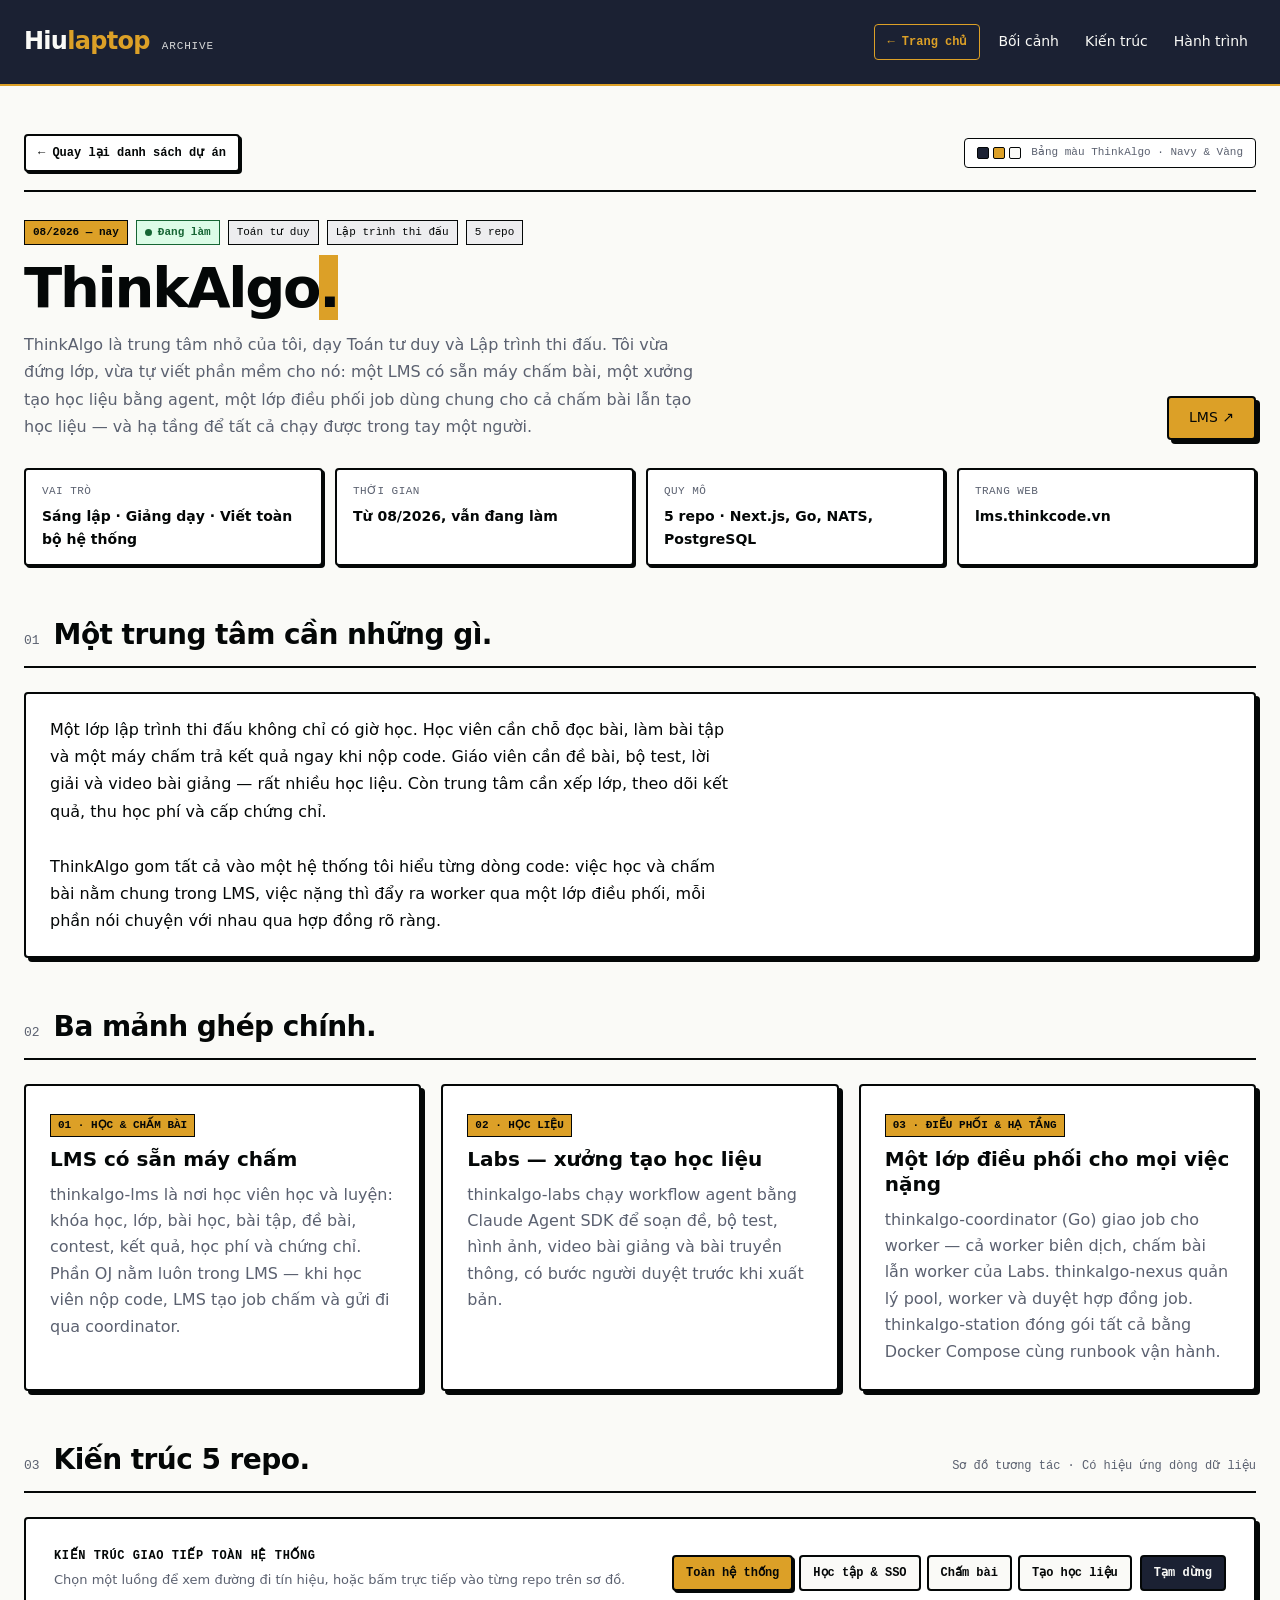
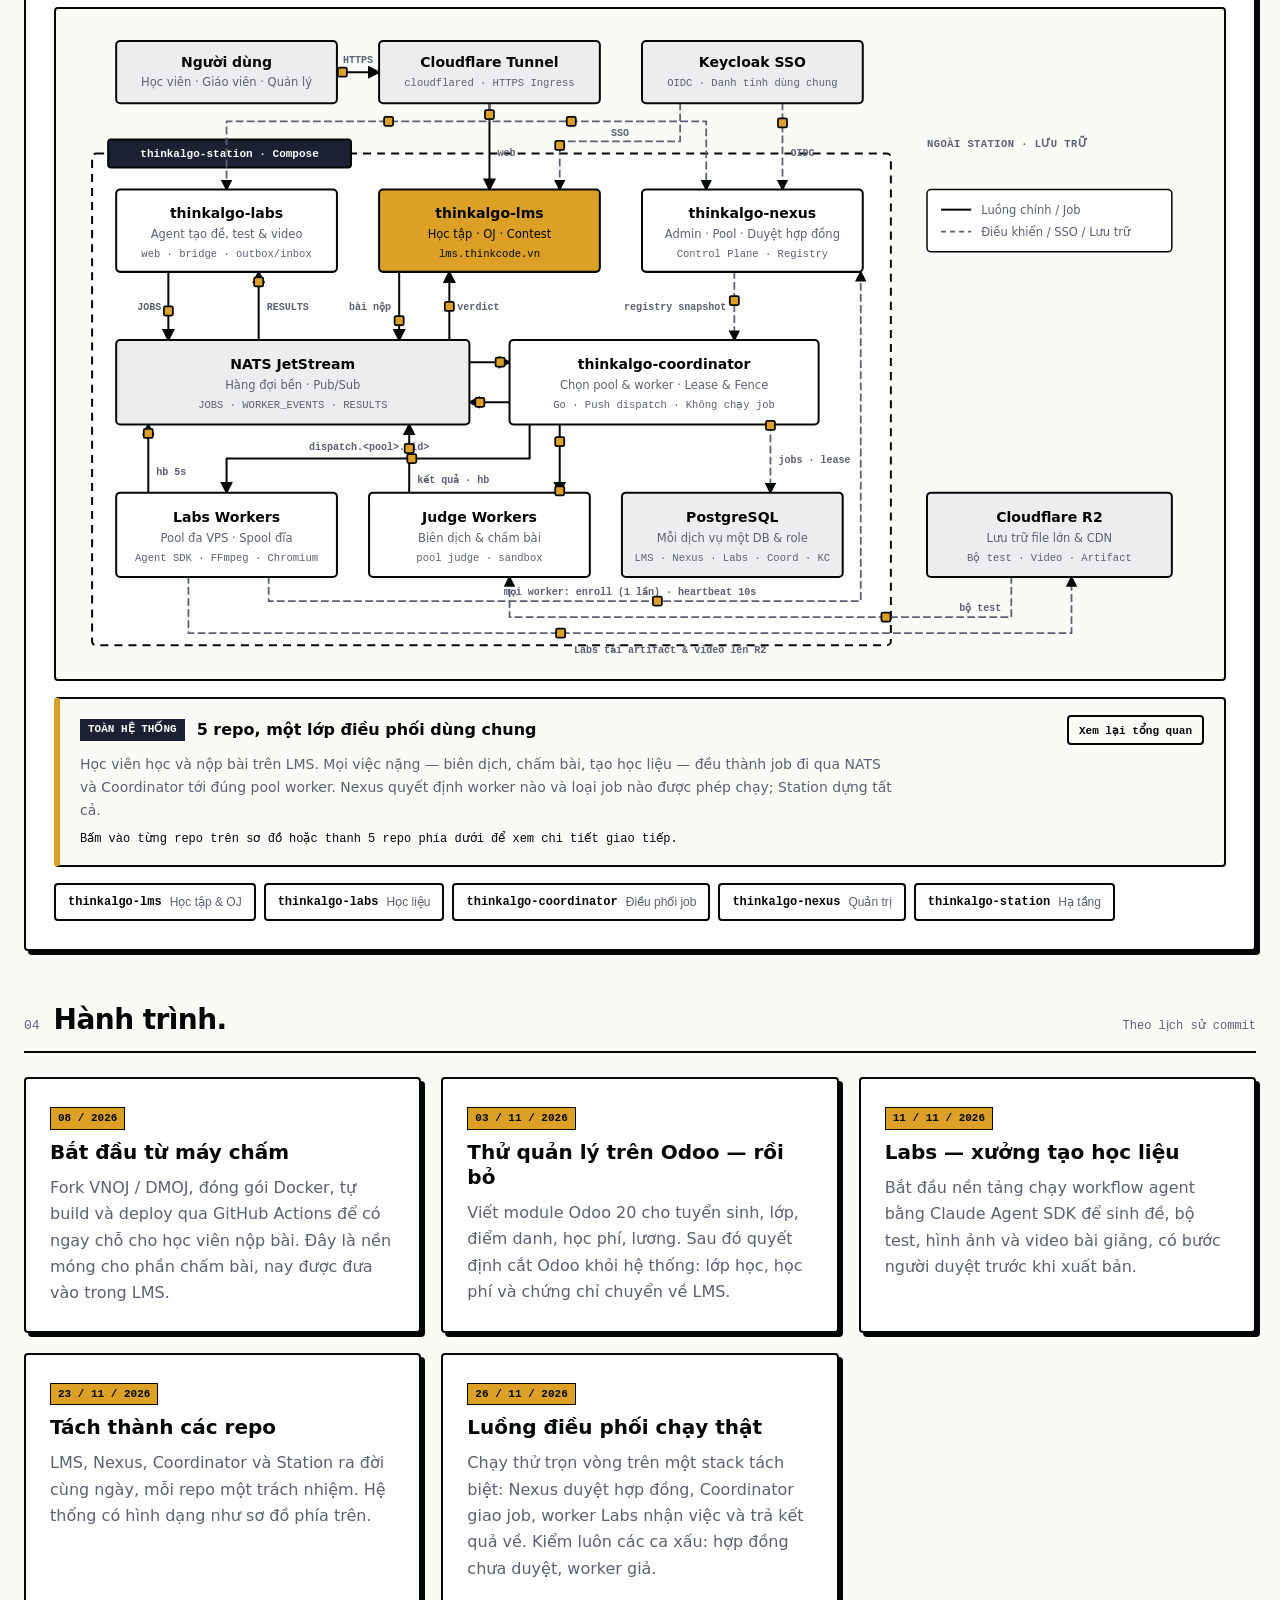
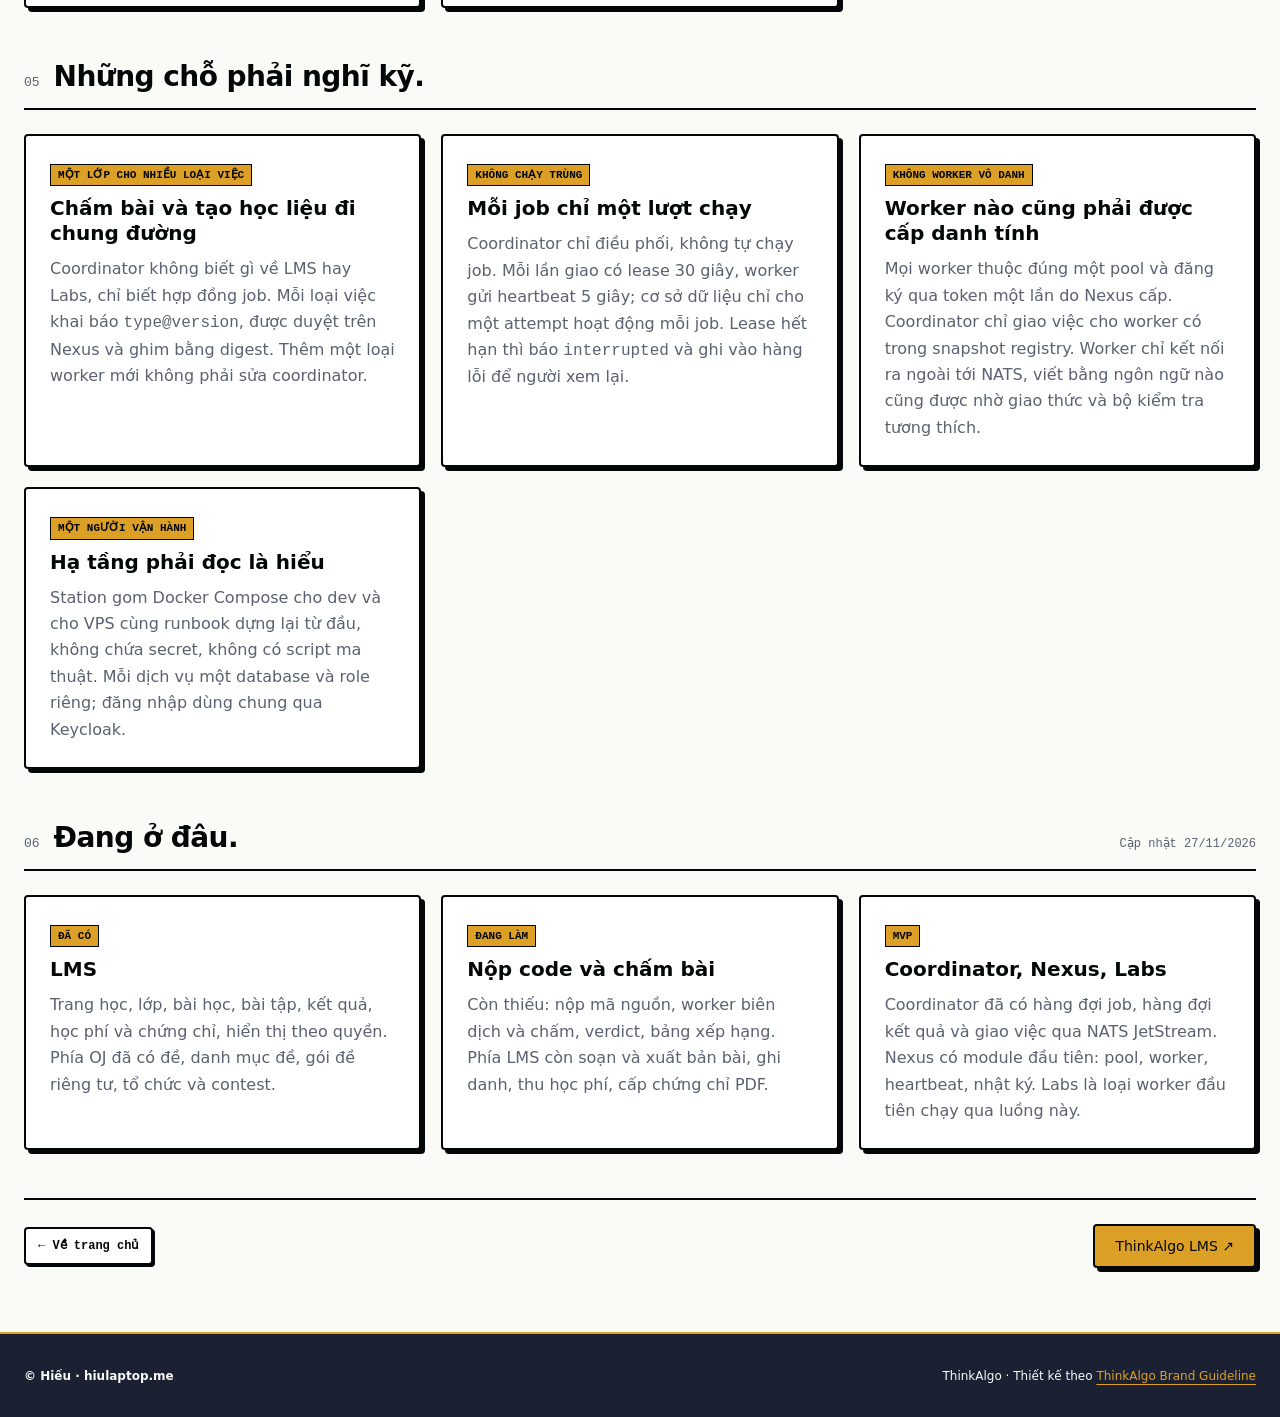
<file: projects/thinkalgo/index.html>
<!doctype html>
<html lang="vi">
<head>
  <meta charset="utf-8">
  <meta name="viewport" content="width=device-width, initial-scale=1">
  <title>ThinkAlgo · Hiếu Archive</title>
  <meta name="description" content="ThinkAlgo — trung tâm dạy Toán tư duy và Lập trình thi đấu, cùng hệ thống 5 repo tôi tự viết để vận hành nó.">
  <meta property="og:title" content="ThinkAlgo · Hiếu Archive">
  <meta property="og:description" content="Trung tâm dạy Toán tư duy và Lập trình thi đấu, cùng LMS có máy chấm bài, xưởng tạo học liệu và lớp điều phối job tự viết.">
  <meta property="og:type" content="article">
  <meta property="og:locale" content="vi_VN">
  <meta name="color-scheme" content="light dark">
  <meta name="theme-color" media="(prefers-color-scheme: light)" content="#FAFAF7">
  <meta name="theme-color" media="(prefers-color-scheme: dark)" content="#1B2133">
  <link rel="icon" href="../../favicon.svg" type="image/svg+xml">
  <link rel="stylesheet" href="../../neo-tokens.css">
  <link rel="stylesheet" href="../../styles.css">
  <link rel="stylesheet" href="../../themes/thinkalgo.css">
  <script src="../../arch.js" defer></script>
</head>
<body>
<div class="root">
  <a class="skip-link" href="#noi-dung">Bỏ qua tới nội dung</a>

  <header class="header">
    <nav class="nav" aria-label="Điều hướng dự án">
      <a class="brand" href="../../"><span>Hiu<span class="brand-accent">laptop</span></span><span class="brand-label">Archive</span></a>
      <div class="links">
        <a class="nav-link nav-link-back" href="../../">← Trang chủ</a>
        <a class="nav-link" href="#boi-canh">Bối cảnh</a>
        <a class="nav-link" href="#kien-truc">Kiến trúc</a>
        <a class="nav-link" href="#hanh-trinh">Hành trình</a>
      </div>
    </nav>
  </header>

  <main id="noi-dung" class="main" tabindex="-1">
    <div class="project-topbar">
      <a class="back-link" href="../../#da-lam">← Quay lại danh sách dự án</a>
      <div class="palette-chip" title="Trang này dùng bảng màu riêng của ThinkAlgo theo Brand Guideline">
        <span class="palette-dots" aria-hidden="true">
          <i style="background: #1b2133;"></i>
          <i style="background: #dca027;"></i>
          <i style="background: #fafaf7;"></i>
        </span>
        <span>Bảng màu ThinkAlgo · Navy &amp; Vàng</span>
      </div>
    </div>

    <!-- ===== Đầu trang: tóm tắt, vai trò, thời gian ===== -->
    <section class="project-hero" aria-labelledby="thinkalgo-title">
      <div class="project-hero-top">
        <div class="project-hero-copy">
          <div class="badge-row">
            <span class="badge-year">08/2026 — nay</span>
            <span class="badge-status"><span class="status-dot" aria-hidden="true"></span>Đang làm</span>
            <span class="badge-tag">Toán tư duy</span>
            <span class="badge-tag">Lập trình thi đấu</span>
            <span class="badge-tag">5 repo</span>
          </div>
          <h1 id="thinkalgo-title" class="title">ThinkAlgo<span class="dot">.</span></h1>
          <p class="intro">ThinkAlgo là trung tâm nhỏ của tôi, dạy Toán tư duy và Lập trình thi đấu. Tôi vừa đứng lớp, vừa tự viết phần mềm cho nó: một LMS có sẵn máy chấm bài, một xưởng tạo học liệu bằng agent, một lớp điều phối job dùng chung cho cả chấm bài lẫn tạo học liệu — và hạ tầng để tất cả chạy được trong tay một người.</p>
        </div>
        <div class="row">
          <a class="button" href="https://lms.thinkcode.vn" rel="noopener" target="_blank">LMS ↗</a>
        </div>
      </div>

      <dl class="facts-strip">
        <div class="fact-cell">
          <dt>Vai trò</dt>
          <dd>Sáng lập · Giảng dạy · Viết toàn bộ hệ thống</dd>
        </div>
        <div class="fact-cell">
          <dt>Thời gian</dt>
          <dd>Từ 08/2026, vẫn đang làm</dd>
        </div>
        <div class="fact-cell">
          <dt>Quy mô</dt>
          <dd>5 repo · Next.js, Go, NATS, PostgreSQL</dd>
        </div>
        <div class="fact-cell">
          <dt>Trang web</dt>
          <dd>lms.thinkcode.vn</dd>
        </div>
      </dl>
    </section>

    <!-- ===== 01 Bối cảnh ===== -->
    <section id="boi-canh" class="section reveal" aria-labelledby="boi-canh-heading">
      <header class="section-header">
        <div class="section-header-main">
          <span class="number">01</span>
          <h2 id="boi-canh-heading" class="section-title">Một trung tâm cần những gì.</h2>
        </div>
      </header>
      <div class="now-card">
        <p class="now-text">Một lớp lập trình thi đấu không chỉ có giờ học. Học viên cần chỗ đọc bài, làm bài tập và một máy chấm trả kết quả ngay khi nộp code. Giáo viên cần đề bài, bộ test, lời giải và video bài giảng — rất nhiều học liệu. Còn trung tâm cần xếp lớp, theo dõi kết quả, thu học phí và cấp chứng chỉ.</p>
        <p class="now-text" style="margin-top:16px">ThinkAlgo gom tất cả vào một hệ thống tôi hiểu từng dòng code: việc học và chấm bài nằm chung trong LMS, việc nặng thì đẩy ra worker qua một lớp điều phối, mỗi phần nói chuyện với nhau qua hợp đồng rõ ràng.</p>
        <!-- Viết thêm: vì sao bạn mở trung tâm, vì sao chọn tự viết thay vì dùng dịch vụ có sẵn. -->
      </div>
    </section>

    <!-- ===== 02 Các mảnh ghép ===== -->
    <section id="tong-quan" class="section reveal" aria-labelledby="tong-quan-heading">
      <header class="section-header">
        <div class="section-header-main">
          <span class="number">02</span>
          <h2 id="tong-quan-heading" class="section-title">Ba mảnh ghép chính.</h2>
        </div>
      </header>

      <ul class="pillars-grid">
        <li class="card">
          <span class="pillar-num">01 · HỌC &amp; CHẤM BÀI</span>
          <h3 class="card-title">LMS có sẵn máy chấm</h3>
          <p class="card-description">thinkalgo-lms là nơi học viên học và luyện: khóa học, lớp, bài học, bài tập, đề bài, contest, kết quả, học phí và chứng chỉ. Phần OJ nằm luôn trong LMS — khi học viên nộp code, LMS tạo job chấm và gửi đi qua coordinator.</p>
        </li>
        <li class="card">
          <span class="pillar-num">02 · HỌC LIỆU</span>
          <h3 class="card-title">Labs — xưởng tạo học liệu</h3>
          <p class="card-description">thinkalgo-labs chạy workflow agent bằng Claude Agent SDK để soạn đề, bộ test, hình ảnh, video bài giảng và bài truyền thông, có bước người duyệt trước khi xuất bản.</p>
        </li>
        <li class="card">
          <span class="pillar-num">03 · ĐIỀU PHỐI &amp; HẠ TẦNG</span>
          <h3 class="card-title">Một lớp điều phối cho mọi việc nặng</h3>
          <p class="card-description">thinkalgo-coordinator (Go) giao job cho worker — cả worker biên dịch, chấm bài lẫn worker của Labs. thinkalgo-nexus quản lý pool, worker và duyệt hợp đồng job. thinkalgo-station đóng gói tất cả bằng Docker Compose cùng runbook vận hành.</p>
        </li>
      </ul>
    </section>

    <!-- ===== 03 Kiến trúc ===== -->
    <section id="kien-truc" class="section reveal" aria-labelledby="kien-truc-heading">
      <header class="section-header">
        <div class="section-header-main">
          <span class="number">03</span>
          <h2 id="kien-truc-heading" class="section-title">Kiến trúc 5 repo.</h2>
        </div>
        <span class="section-meta">Sơ đồ tương tác · Có hiệu ứng dòng dữ liệu</span>
      </header>

      <article class="project-showcase" aria-label="Sơ đồ kiến trúc giao tiếp ThinkAlgo">
        <div class="arch-block" data-arch-root>
          <div class="arch-toolbar">
            <div>
              <p class="arch-kicker">KIẾN TRÚC GIAO TIẾP TOÀN HỆ THỐNG</p>
              <p class="arch-hint">Chọn một luồng để xem đường đi tín hiệu, hoặc bấm trực tiếp vào từng repo trên sơ đồ.</p>
            </div>
            <div class="arch-controls">
              <div class="arch-tabs" role="tablist" aria-label="Lọc luồng giao tiếp">
                <button type="button" class="arch-tab" role="tab" aria-selected="true" data-flow="all">Toàn hệ thống</button>
                <button type="button" class="arch-tab" role="tab" aria-selected="false" data-flow="learning">Học tập &amp; SSO</button>
                <button type="button" class="arch-tab" role="tab" aria-selected="false" data-flow="judge">Chấm bài</button>
                <button type="button" class="arch-tab" role="tab" aria-selected="false" data-flow="jobs">Tạo học liệu</button>
              </div>
              <button type="button" class="arch-toggle" data-arch-play aria-pressed="true" title="Bật hoặc tạm dừng hiệu ứng dòng dữ liệu">Tạm dừng</button>
            </div>
          </div>

          <div class="arch-canvas-wrap">
            <svg class="arch-svg" viewBox="0 0 1140 644" role="img" aria-label="Sơ đồ kiến trúc giao tiếp của 5 repo ThinkAlgo: thinkalgo-station, thinkalgo-lms, thinkalgo-labs, thinkalgo-nexus và thinkalgo-coordinator">
              <defs>
                <marker id="ah-ink" viewBox="0 0 10 10" refX="8.5" refY="5" markerWidth="6.5" markerHeight="6.5" orient="auto">
                  <path d="M0 0 L10 5 L0 10 Z" class="ah-fill-ink"/>
                </marker>
                <marker id="ah-gold" viewBox="0 0 10 10" refX="8.5" refY="5" markerWidth="6.5" markerHeight="6.5" orient="auto">
                  <path d="M0 0 L10 5 L0 10 Z" class="ah-fill-gold"/>
                </marker>
              </defs>

              <!-- Station: ranh giới hạ tầng -->
              <rect class="svg-station-frame" x="24" y="132" width="796" height="490" rx="4"/>
              <g class="svg-node svg-repo" data-repo="station" data-flows="all learning judge jobs" tabindex="0" role="button" aria-label="thinkalgo-station: Hạ tầng tự vận hành Docker Compose">
                <rect class="svg-pill" x="40" y="118" width="242" height="28" rx="3"/>
                <text class="svg-mono-bold" x="161" y="136" text-anchor="middle">thinkalgo-station · Compose</text>
              </g>

              <text class="svg-caption" x="856" y="126">NGOÀI STATION · LƯU TRỮ</text>

              <g class="svg-legend" aria-hidden="true">
                <rect class="svg-legend-box" x="856" y="168" width="244" height="62" rx="4"/>
                <line x1="870" y1="188" x2="900" y2="188" class="svg-legend-solid"/>
                <text class="svg-sm" x="910" y="192">Luồng chính / Job</text>
                <line x1="870" y1="210" x2="900" y2="210" class="svg-legend-dashed"/>
                <text class="svg-sm" x="910" y="214">Điều khiển / SSO / Lưu trữ</text>
              </g>

              <!-- EDGES -->
              <g class="svg-edges">
                <path id="e-user-tunnel" class="svg-edge" data-flows="all learning judge" data-repos="station lms" data-speed="0.8" data-packets="1" d="M 268 51 H 310" marker-end="url(#ah-ink)"/>
                <text class="svg-edge-lbl" data-for="e-user-tunnel" x="289" y="42" text-anchor="middle">HTTPS</text>

                <path id="e-tunnel-lms" class="svg-edge" data-flows="all learning judge" data-repos="lms station" data-speed="0.7" data-packets="1" d="M 420 82 V 168" marker-end="url(#ah-ink)"/>
                <text class="svg-edge-lbl" data-for="e-tunnel-lms" x="428" y="135">web</text>

                <path id="e-tunnel-nexus" class="svg-edge svg-edge-ctrl" data-flows="all learning" data-repos="nexus station" data-speed="0.55" data-packets="1" d="M 420 82 V 100 H 636 V 168" marker-end="url(#ah-ink)"/>

                <path id="e-tunnel-labs" class="svg-edge svg-edge-ctrl" data-flows="all jobs" data-repos="labs station" data-speed="0.55" data-packets="1" d="M 420 82 V 100 H 158 V 168" marker-end="url(#ah-ink)"/>

                <path id="e-kc-nexus" class="svg-edge svg-edge-ctrl" data-flows="all learning" data-repos="nexus station" data-speed="0.65" data-packets="1" d="M 712 82 V 168" marker-end="url(#ah-ink)"/>
                <text class="svg-edge-lbl" data-for="e-kc-nexus" x="720" y="135">OIDC</text>

                <path id="e-kc-lms" class="svg-edge svg-edge-ctrl" data-flows="all learning" data-repos="lms station" data-speed="0.6" data-packets="1" d="M 610 82 V 120 H 490 V 168" marker-end="url(#ah-ink)"/>
                <text class="svg-edge-lbl" data-for="e-kc-lms" x="550" y="115" text-anchor="middle">SSO</text>

                <!-- Labs <-> NATS -->
                <path id="e-labs-nats" class="svg-edge" data-flows="all jobs" data-repos="labs station" data-speed="0.85" data-packets="1" d="M 100 250 V 318" marker-end="url(#ah-ink)"/>
                <text class="svg-edge-lbl" data-for="e-labs-nats" x="93" y="288" text-anchor="end">JOBS</text>
                <path id="e-nats-labs" class="svg-edge" data-flows="all jobs" data-repos="labs station" data-speed="0.85" data-packets="1" d="M 190 318 V 250" marker-end="url(#ah-ink)"/>
                <text class="svg-edge-lbl" data-for="e-nats-labs" x="198" y="288">RESULTS</text>

                <!-- LMS <-> NATS: bài nộp -->
                <path id="e-lms-nats" class="svg-edge" data-flows="all judge" data-repos="lms station" data-speed="0.9" data-packets="1" d="M 330 250 V 318" marker-end="url(#ah-ink)"/>
                <text class="svg-edge-lbl" data-for="e-lms-nats" x="322" y="288" text-anchor="end">bài nộp</text>
                <path id="e-nats-lms" class="svg-edge" data-flows="all judge" data-repos="lms station" data-speed="0.9" data-packets="1" d="M 380 318 V 250" marker-end="url(#ah-ink)"/>
                <text class="svg-edge-lbl" data-for="e-nats-lms" x="388" y="288">verdict</text>

                <!-- NATS <-> Coordinator -->
                <path id="e-nats-coord" class="svg-edge" data-flows="all judge jobs" data-repos="coordinator station" data-speed="0.9" data-packets="1" d="M 400 340 H 440" marker-end="url(#ah-ink)"/>
                <path id="e-coord-nats" class="svg-edge" data-flows="all judge jobs" data-repos="coordinator station" data-speed="0.9" data-packets="1" d="M 440 380 H 400" marker-end="url(#ah-ink)"/>

                <!-- Nexus -> Coordinator -->
                <path id="e-nexus-coord" class="svg-edge svg-edge-ctrl" data-flows="all judge jobs" data-repos="nexus coordinator" data-speed="0.65" data-packets="1" d="M 664 250 V 318" marker-end="url(#ah-ink)"/>
                <text class="svg-edge-lbl" data-for="e-nexus-coord" x="656" y="288" text-anchor="end">registry snapshot</text>

                <!-- Coordinator -> workers -->
                <path id="e-coord-labsw" class="svg-edge" data-flows="all jobs" data-repos="coordinator labs" data-speed="0.8" data-packets="1" d="M 460 402 V 436 H 158 V 470" marker-end="url(#ah-ink)"/>
                <text class="svg-edge-lbl" data-for="e-coord-labsw" x="300" y="428" text-anchor="middle">dispatch.&lt;pool&gt;.&lt;id&gt;</text>
                <path id="e-coord-judge" class="svg-edge" data-flows="all judge" data-repos="coordinator lms" data-speed="0.95" data-packets="2" d="M 490 402 V 470" marker-end="url(#ah-ink)"/>

                <!-- Workers -> NATS: kết quả & heartbeat -->
                <path id="e-labsw-nats" class="svg-edge" data-flows="all jobs" data-repos="labs coordinator station" data-speed="0.85" data-packets="1" d="M 80 470 V 402" marker-end="url(#ah-ink)"/>
                <text class="svg-edge-lbl" data-for="e-labsw-nats" x="88" y="452">hb 5s</text>
                <path id="e-judge-nats" class="svg-edge" data-flows="all judge" data-repos="lms coordinator station" data-speed="0.85" data-packets="1" d="M 340 470 V 402" marker-end="url(#ah-ink)"/>
                <text class="svg-edge-lbl" data-for="e-judge-nats" x="348" y="460">kết quả · hb</text>

                <!-- Coordinator -> Postgres -->
                <path id="e-coord-pg" class="svg-edge svg-edge-ctrl" data-flows="all judge jobs" data-repos="coordinator station" data-speed="0.6" data-packets="1" d="M 700 402 V 470" marker-end="url(#ah-ink)"/>
                <text class="svg-edge-lbl" data-for="e-coord-pg" x="708" y="440">jobs · lease</text>

                <!-- Workers -> Nexus -->
                <path id="e-workers-nexus" class="svg-edge svg-edge-ctrl" data-flows="all judge jobs" data-repos="labs lms nexus" data-speed="0.45" data-packets="1" d="M 200 554 V 578 H 790 V 250" marker-end="url(#ah-ink)"/>
                <text class="svg-edge-lbl" data-for="e-workers-nexus" x="560" y="572" text-anchor="middle">mọi worker: enroll (1 lần) · heartbeat 10s</text>

                <!-- R2 -->
                <path id="e-labsw-r2" class="svg-edge svg-edge-ctrl" data-flows="all jobs" data-repos="labs" data-speed="0.42" data-packets="1" d="M 120 554 V 610 H 1000 V 554" marker-end="url(#ah-ink)"/>
                <text class="svg-edge-lbl" data-for="e-labsw-r2" x="600" y="630" text-anchor="middle">Labs tải artifact &amp; video lên R2</text>
                <path id="e-r2-judge" class="svg-edge svg-edge-ctrl" data-flows="all judge" data-repos="lms" data-speed="0.5" data-packets="1" d="M 940 554 V 594 H 440 V 554" marker-end="url(#ah-ink)"/>
                <text class="svg-edge-lbl" data-for="e-r2-judge" x="930" y="588" text-anchor="end">bộ test</text>
              </g>

              <!-- NODES -->
              <g class="svg-nodes">
                <g class="svg-node" data-node="users" data-flows="all learning judge">
                  <rect class="svg-box svg-box-soft" x="48" y="20" width="220" height="62" rx="4"/>
                  <text class="svg-title" x="158" y="46" text-anchor="middle">Người dùng</text>
                  <text class="svg-sm" x="158" y="65" text-anchor="middle">Học viên · Giáo viên · Quản lý</text>
                </g>

                <g class="svg-node" data-node="tunnel" data-repo="station" data-flows="all learning judge jobs" tabindex="0" role="button" aria-label="Cloudflare Tunnel trong thinkalgo-station">
                  <rect class="svg-box svg-box-soft" x="310" y="20" width="220" height="62" rx="4"/>
                  <text class="svg-title" x="420" y="46" text-anchor="middle">Cloudflare Tunnel</text>
                  <text class="svg-mono" x="420" y="65" text-anchor="middle">cloudflared · HTTPS Ingress</text>
                </g>

                <g class="svg-node" data-node="keycloak" data-repo="station" data-flows="all learning" tabindex="0" role="button" aria-label="Keycloak SSO trong thinkalgo-station">
                  <rect class="svg-box svg-box-soft" x="572" y="20" width="220" height="62" rx="4"/>
                  <text class="svg-title" x="682" y="46" text-anchor="middle">Keycloak SSO</text>
                  <text class="svg-mono" x="682" y="65" text-anchor="middle">OIDC · Danh tính dùng chung</text>
                </g>

                <g class="svg-node svg-repo" data-node="labs" data-repo="labs" data-flows="all jobs" tabindex="0" role="button" aria-label="thinkalgo-labs: Workflow agent tạo học liệu">
                  <rect class="svg-box" x="48" y="168" width="220" height="82" rx="4"/>
                  <text class="svg-title" x="158" y="196" text-anchor="middle">thinkalgo-labs</text>
                  <text class="svg-sm" x="158" y="216" text-anchor="middle">Agent tạo đề, test &amp; video</text>
                  <text class="svg-mono" x="158" y="235" text-anchor="middle">web · bridge · outbox/inbox</text>
                </g>

                <g class="svg-node svg-repo svg-focus" data-node="lms" data-repo="lms" data-flows="all learning judge" tabindex="0" role="button" aria-label="thinkalgo-lms: Nền tảng học tập kèm máy chấm bài">
                  <rect class="svg-box svg-box-gold" x="310" y="168" width="220" height="82" rx="4"/>
                  <text class="svg-title svg-gold-ink" x="420" y="196" text-anchor="middle">thinkalgo-lms</text>
                  <text class="svg-sm svg-gold-ink" x="420" y="216" text-anchor="middle">Học tập · OJ · Contest</text>
                  <text class="svg-mono svg-gold-ink" x="420" y="235" text-anchor="middle">lms.thinkcode.vn</text>
                </g>

                <g class="svg-node svg-repo" data-node="nexus" data-repo="nexus" data-flows="all learning judge jobs" tabindex="0" role="button" aria-label="thinkalgo-nexus: Trang quản trị pool, worker và hợp đồng job">
                  <rect class="svg-box" x="572" y="168" width="220" height="82" rx="4"/>
                  <text class="svg-title" x="682" y="196" text-anchor="middle">thinkalgo-nexus</text>
                  <text class="svg-sm" x="682" y="216" text-anchor="middle">Admin · Pool · Duyệt hợp đồng</text>
                  <text class="svg-mono" x="682" y="235" text-anchor="middle">Control Plane · Registry</text>
                </g>

                <g class="svg-node" data-node="nats" data-repo="station" data-flows="all judge jobs" tabindex="0" role="button" aria-label="NATS JetStream trong thinkalgo-station">
                  <rect class="svg-box svg-box-soft" x="48" y="318" width="352" height="84" rx="4"/>
                  <text class="svg-title" x="224" y="347" text-anchor="middle">NATS JetStream</text>
                  <text class="svg-sm" x="224" y="367" text-anchor="middle">Hàng đợi bền · Pub/Sub</text>
                  <text class="svg-mono" x="224" y="386" text-anchor="middle">JOBS · WORKER_EVENTS · RESULTS</text>
                </g>

                <g class="svg-node svg-repo" data-node="coordinator" data-repo="coordinator" data-flows="all judge jobs" tabindex="0" role="button" aria-label="thinkalgo-coordinator: Lớp điều phối job viết bằng Go">
                  <rect class="svg-box" x="440" y="318" width="308" height="84" rx="4"/>
                  <text class="svg-title" x="594" y="347" text-anchor="middle">thinkalgo-coordinator</text>
                  <text class="svg-sm" x="594" y="367" text-anchor="middle">Chọn pool &amp; worker · Lease &amp; Fence</text>
                  <text class="svg-mono" x="594" y="386" text-anchor="middle">Go · Push dispatch · Không chạy job</text>
                </g>

                <g class="svg-node" data-node="workers" data-repo="labs" data-flows="all jobs" tabindex="0" role="button" aria-label="Worker của thinkalgo-labs">
                  <rect class="svg-box" x="48" y="470" width="220" height="84" rx="4"/>
                  <text class="svg-title" x="158" y="499" text-anchor="middle">Labs Workers</text>
                  <text class="svg-sm" x="158" y="519" text-anchor="middle">Pool đa VPS · Spool đĩa</text>
                  <text class="svg-mono" x="158" y="538" text-anchor="middle">Agent SDK · FFmpeg · Chromium</text>
                </g>

                <g class="svg-node" data-node="judges" data-flows="all judge">
                  <rect class="svg-box" x="300" y="470" width="220" height="84" rx="4"/>
                  <text class="svg-title" x="410" y="499" text-anchor="middle">Judge Workers</text>
                  <text class="svg-sm" x="410" y="519" text-anchor="middle">Biên dịch &amp; chấm bài</text>
                  <text class="svg-mono" x="410" y="538" text-anchor="middle">pool judge · sandbox</text>
                </g>

                <g class="svg-node" data-node="postgres" data-repo="station" data-flows="all learning judge jobs" tabindex="0" role="button" aria-label="PostgreSQL lõi trong thinkalgo-station">
                  <rect class="svg-box svg-box-soft" x="552" y="470" width="220" height="84" rx="4"/>
                  <text class="svg-title" x="662" y="499" text-anchor="middle">PostgreSQL</text>
                  <text class="svg-sm" x="662" y="519" text-anchor="middle">Mỗi dịch vụ một DB &amp; role</text>
                  <text class="svg-mono" x="662" y="538" text-anchor="middle">LMS · Nexus · Labs · Coord · KC</text>
                </g>

                <g class="svg-node" data-node="r2" data-flows="all judge jobs">
                  <rect class="svg-box svg-box-soft" x="856" y="470" width="244" height="84" rx="4"/>
                  <text class="svg-title" x="978" y="499" text-anchor="middle">Cloudflare R2</text>
                  <text class="svg-sm" x="978" y="519" text-anchor="middle">Lưu trữ file lớn &amp; CDN</text>
                  <text class="svg-mono" x="978" y="538" text-anchor="middle">Bộ test · Video · Artifact</text>
                </g>
              </g>

              <g class="svg-packets" data-arch-packets aria-hidden="true"></g>
            </svg>
          </div>

          <div class="arch-inspector" data-arch-inspector aria-live="polite">
            <div class="arch-inspector-head">
              <span class="arch-inspector-badge" data-inspector-badge>TOÀN HỆ THỐNG</span>
              <strong class="arch-inspector-title" data-inspector-title>5 repo, một lớp điều phối dùng chung</strong>
              <button type="button" class="arch-reset" data-arch-reset hidden>Xem lại tổng quan</button>
            </div>
            <p class="arch-inspector-body" data-inspector-body>Học viên học và nộp bài trên LMS. Mọi việc nặng — biên dịch, chấm bài, tạo học liệu — đều thành job đi qua NATS và Coordinator tới đúng pool worker. Nexus quyết định worker nào và loại job nào được phép chạy; Station dựng tất cả.</p>
            <p class="arch-inspector-comm" data-inspector-comm></p>
          </div>

          <div class="repo-strip" role="group" aria-label="Danh sách 5 repo trong hệ thống ThinkAlgo">
            <button type="button" class="repo-pill" data-repo-pill="lms"><code>thinkalgo-lms</code><span>Học tập &amp; OJ</span></button>
            <button type="button" class="repo-pill" data-repo-pill="labs"><code>thinkalgo-labs</code><span>Học liệu</span></button>
            <button type="button" class="repo-pill" data-repo-pill="coordinator"><code>thinkalgo-coordinator</code><span>Điều phối job</span></button>
            <button type="button" class="repo-pill" data-repo-pill="nexus"><code>thinkalgo-nexus</code><span>Quản trị</span></button>
            <button type="button" class="repo-pill" data-repo-pill="station"><code>thinkalgo-station</code><span>Hạ tầng</span></button>
          </div>
        </div>
      </article>
    </section>

    <!-- ===== 04 Hành trình ===== -->
    <section id="hanh-trinh" class="section reveal" aria-labelledby="hanh-trinh-heading">
      <header class="section-header">
        <div class="section-header-main">
          <span class="number">04</span>
          <h2 id="hanh-trinh-heading" class="section-title">Hành trình.</h2>
        </div>
        <span class="section-meta">Theo lịch sử commit</span>
      </header>
      <ul class="pillars-grid">
        <li class="card">
          <span class="pillar-num">08 / 2026</span>
          <h3 class="card-title">Bắt đầu từ máy chấm</h3>
          <p class="card-description">Fork VNOJ / DMOJ, đóng gói Docker, tự build và deploy qua GitHub Actions để có ngay chỗ cho học viên nộp bài. Đây là nền móng cho phần chấm bài, nay được đưa vào trong LMS.</p>
        </li>
        <li class="card">
          <span class="pillar-num">03 / 11 / 2026</span>
          <h3 class="card-title">Thử quản lý trên Odoo — rồi bỏ</h3>
          <p class="card-description">Viết module Odoo 20 cho tuyển sinh, lớp, điểm danh, học phí, lương. Sau đó quyết định cắt Odoo khỏi hệ thống: lớp học, học phí và chứng chỉ chuyển về LMS.</p>
        </li>
        <li class="card">
          <span class="pillar-num">11 / 11 / 2026</span>
          <h3 class="card-title">Labs — xưởng tạo học liệu</h3>
          <p class="card-description">Bắt đầu nền tảng chạy workflow agent bằng Claude Agent SDK để sinh đề, bộ test, hình ảnh và video bài giảng, có bước người duyệt trước khi xuất bản.</p>
        </li>
        <li class="card">
          <span class="pillar-num">23 / 11 / 2026</span>
          <h3 class="card-title">Tách thành các repo</h3>
          <p class="card-description">LMS, Nexus, Coordinator và Station ra đời cùng ngày, mỗi repo một trách nhiệm. Hệ thống có hình dạng như sơ đồ phía trên.</p>
        </li>
        <li class="card">
          <span class="pillar-num">26 / 11 / 2026</span>
          <h3 class="card-title">Luồng điều phối chạy thật</h3>
          <p class="card-description">Chạy thử trọn vòng trên một stack tách biệt: Nexus duyệt hợp đồng, Coordinator giao job, worker Labs nhận việc và trả kết quả về. Kiểm luôn các ca xấu: hợp đồng chưa duyệt, worker giả.</p>
        </li>
      </ul>
    </section>

    <!-- ===== 05 Chỗ phải nghĩ kỹ ===== -->
    <section id="cho-kho" class="section reveal" aria-labelledby="cho-kho-heading">
      <header class="section-header">
        <div class="section-header-main">
          <span class="number">05</span>
          <h2 id="cho-kho-heading" class="section-title">Những chỗ phải nghĩ kỹ.</h2>
        </div>
      </header>
      <ul class="pillars-grid">
        <li class="card">
          <span class="pillar-num">MỘT LỚP CHO NHIỀU LOẠI VIỆC</span>
          <h3 class="card-title">Chấm bài và tạo học liệu đi chung đường</h3>
          <p class="card-description">Coordinator không biết gì về LMS hay Labs, chỉ biết hợp đồng job. Mỗi loại việc khai báo <code>type@version</code>, được duyệt trên Nexus và ghim bằng digest. Thêm một loại worker mới không phải sửa coordinator.</p>
        </li>
        <li class="card">
          <span class="pillar-num">KHÔNG CHẠY TRÙNG</span>
          <h3 class="card-title">Mỗi job chỉ một lượt chạy</h3>
          <p class="card-description">Coordinator chỉ điều phối, không tự chạy job. Mỗi lần giao có lease 30 giây, worker gửi heartbeat 5 giây; cơ sở dữ liệu chỉ cho một attempt hoạt động mỗi job. Lease hết hạn thì báo <code>interrupted</code> và ghi vào hàng lỗi để người xem lại.</p>
        </li>
        <li class="card">
          <span class="pillar-num">KHÔNG WORKER VÔ DANH</span>
          <h3 class="card-title">Worker nào cũng phải được cấp danh tính</h3>
          <p class="card-description">Mọi worker thuộc đúng một pool và đăng ký qua token một lần do Nexus cấp. Coordinator chỉ giao việc cho worker có trong snapshot registry. Worker chỉ kết nối ra ngoài tới NATS, viết bằng ngôn ngữ nào cũng được nhờ giao thức và bộ kiểm tra tương thích.</p>
        </li>
        <li class="card">
          <span class="pillar-num">MỘT NGƯỜI VẬN HÀNH</span>
          <h3 class="card-title">Hạ tầng phải đọc là hiểu</h3>
          <p class="card-description">Station gom Docker Compose cho dev và cho VPS cùng runbook dựng lại từ đầu, không chứa secret, không có script ma thuật. Mỗi dịch vụ một database và role riêng; đăng nhập dùng chung qua Keycloak.</p>
        </li>
      </ul>
    </section>

    <!-- ===== 06 Đang ở đâu ===== -->
    <section id="trang-thai" class="section reveal" aria-labelledby="trang-thai-heading">
      <header class="section-header">
        <div class="section-header-main">
          <span class="number">06</span>
          <h2 id="trang-thai-heading" class="section-title">Đang ở đâu.</h2>
        </div>
        <span class="section-meta">Cập nhật 27/11/2026</span>
      </header>
      <ul class="pillars-grid">
        <li class="card">
          <span class="pillar-num">ĐÃ CÓ</span>
          <h3 class="card-title">LMS</h3>
          <p class="card-description">Trang học, lớp, bài học, bài tập, kết quả, học phí và chứng chỉ, hiển thị theo quyền. Phía OJ đã có đề, danh mục đề, gói đề riêng tư, tổ chức và contest.</p>
        </li>
        <li class="card">
          <span class="pillar-num">ĐANG LÀM</span>
          <h3 class="card-title">Nộp code và chấm bài</h3>
          <p class="card-description">Còn thiếu: nộp mã nguồn, worker biên dịch và chấm, verdict, bảng xếp hạng. Phía LMS còn soạn và xuất bản bài, ghi danh, thu học phí, cấp chứng chỉ PDF.</p>
        </li>
        <li class="card">
          <span class="pillar-num">MVP</span>
          <h3 class="card-title">Coordinator, Nexus, Labs</h3>
          <p class="card-description">Coordinator đã có hàng đợi job, hàng đợi kết quả và giao việc qua NATS JetStream. Nexus có module đầu tiên: pool, worker, heartbeat, nhật ký. Labs là loại worker đầu tiên chạy qua luồng này.</p>
        </li>
      </ul>
      <!--
        Phần 07 — "Học được gì": vài dòng tự nhìn lại của bạn. Khi viết xong, thêm một section
        giống các section trên với id="hoc-duoc" và số 07.
      -->
    </section>

    <nav class="project-bottom-nav" aria-label="Điều hướng cuối trang">
      <a class="back-link" href="../../">← Về trang chủ</a>
      <div class="row">
        <a class="button" href="https://lms.thinkcode.vn" rel="noopener" target="_blank">ThinkAlgo LMS ↗</a>
      </div>
    </nav>
  </main>

  <footer class="footer">
    <div class="footer-inner">
      <span class="footer-brand">© Hiếu · hiulaptop.me</span>
      <span class="footer-note">ThinkAlgo · Thiết kế theo <a class="footer-link" href="https://lms.thinkcode.vn/brand-guideline" rel="noopener" target="_blank">ThinkAlgo Brand Guideline</a></span>
    </div>
  </footer>
</div>
</body>
</html>
</file>
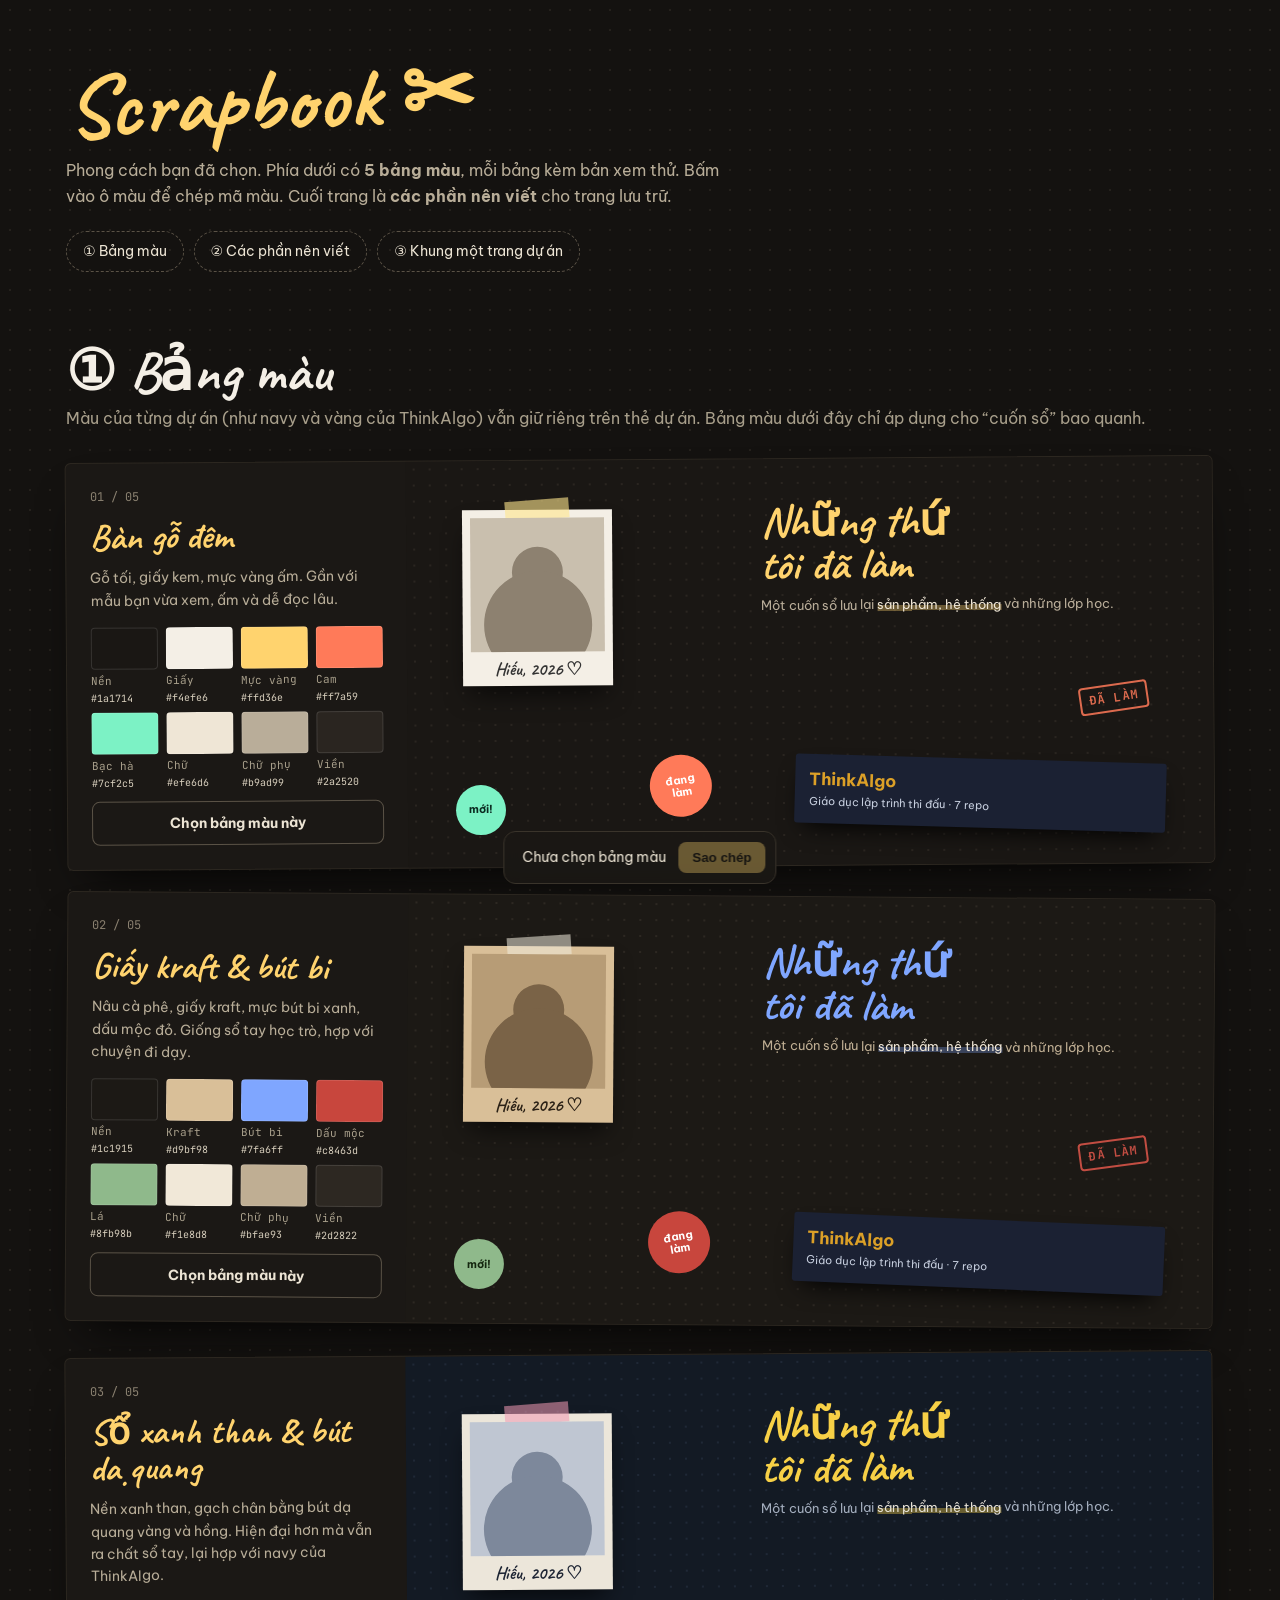
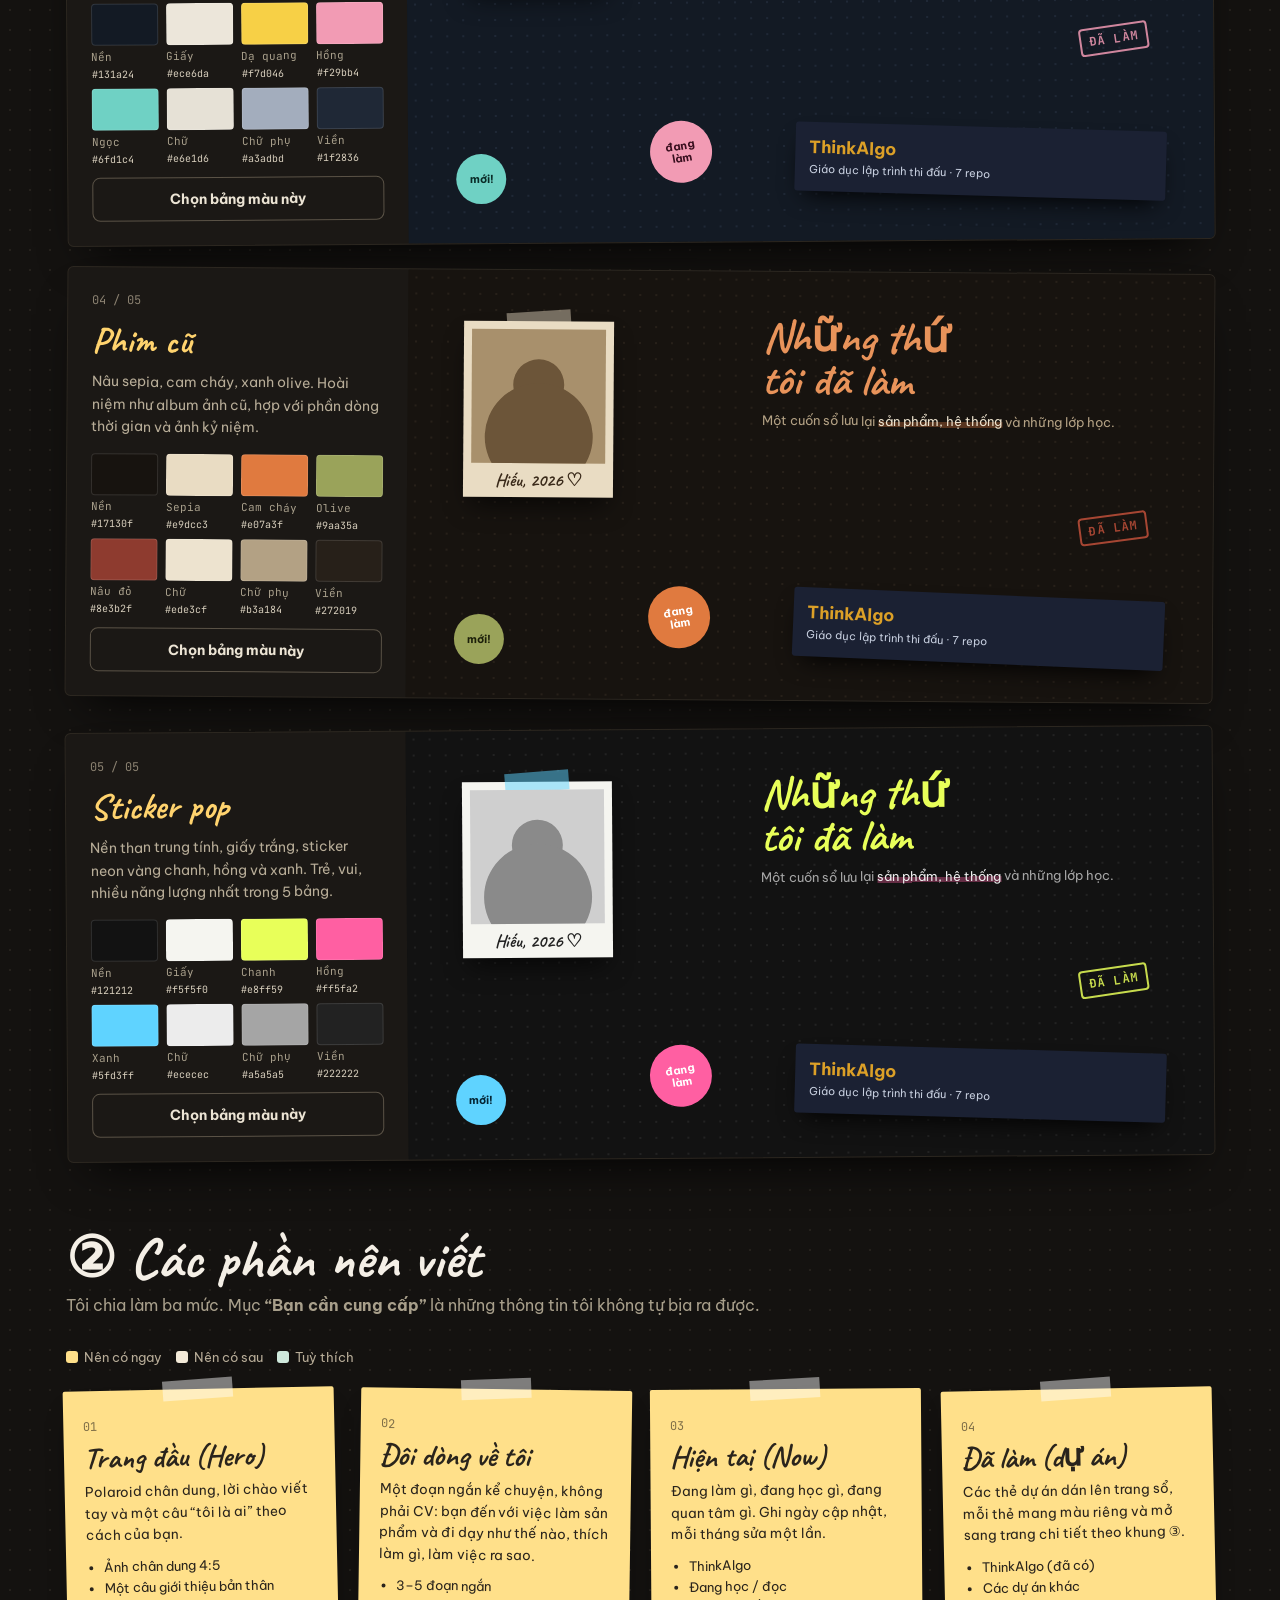
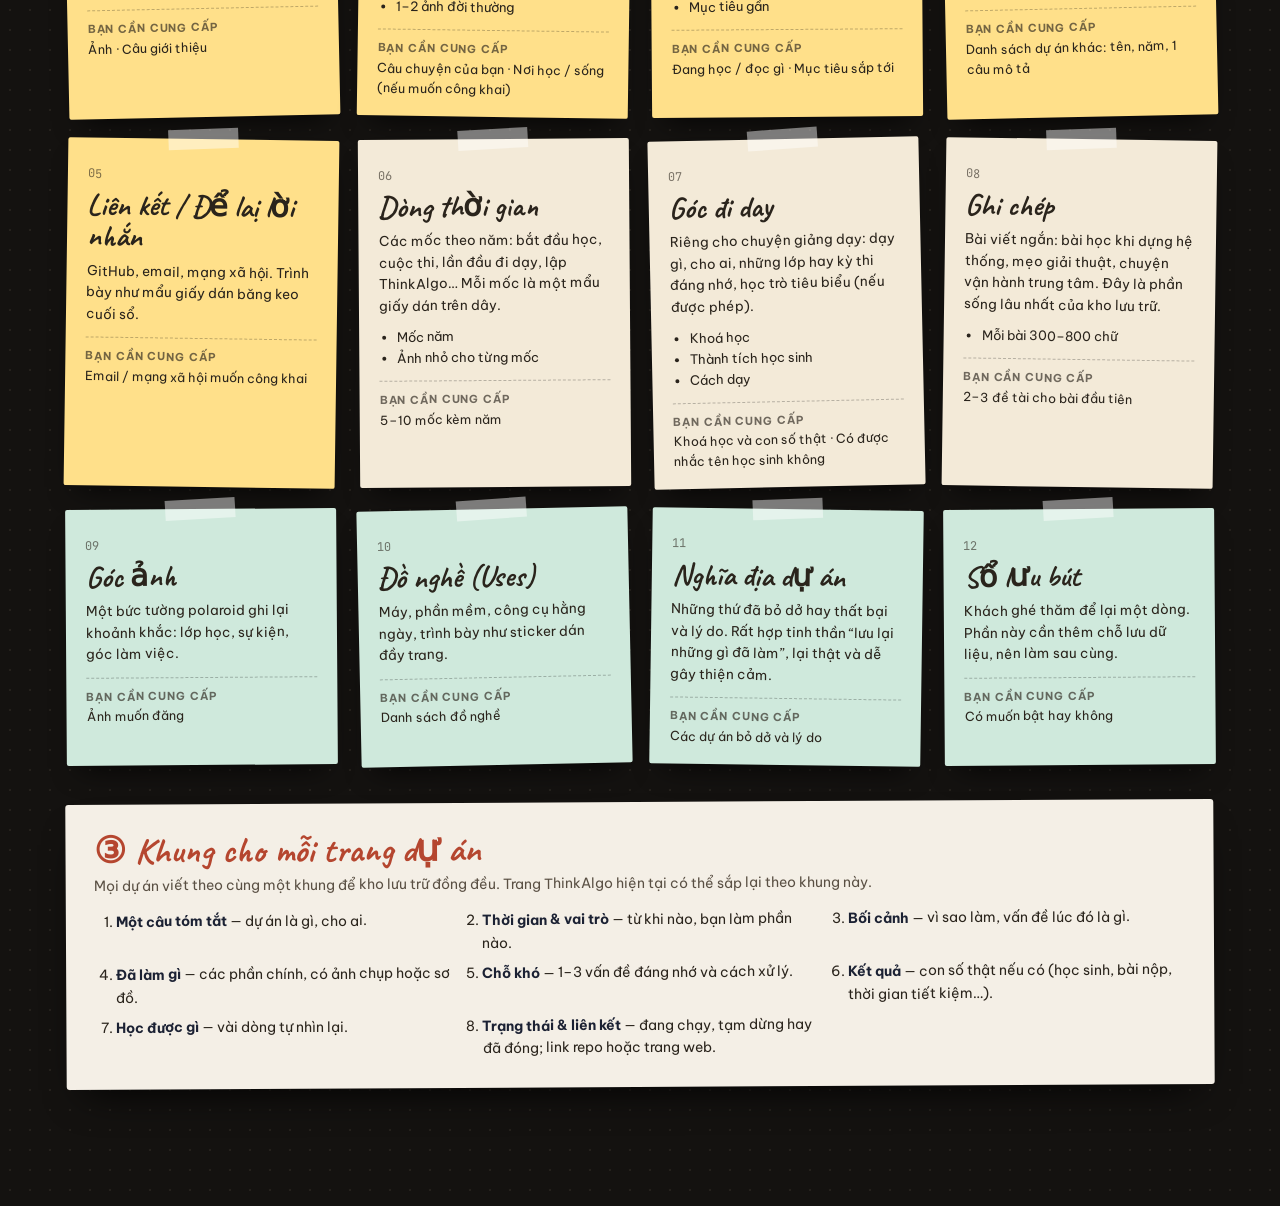
<file: scrapbook-plan.html>
<!doctype html>
<html lang="vi">
<head>
<meta charset="utf-8">
<meta name="viewport" content="width=device-width, initial-scale=1">
<title>Scrapbook · Bảng màu & các phần</title>
<link rel="preconnect" href="https://fonts.googleapis.com">
<link rel="preconnect" href="https://fonts.gstatic.com" crossorigin>
<link rel="stylesheet" href="https://fonts.googleapis.com/css2?family=Be+Vietnam+Pro:wght@400;500;700;800&family=Caveat:wght@600;700&family=JetBrains+Mono:wght@400&display=swap">
<style>
*,*::before,*::after{box-sizing:border-box}
html{scroll-behavior:smooth}
body{margin:0;background:#141210;color:#ece4d4;font-family:'Be Vietnam Pro',system-ui,sans-serif;line-height:1.6;
  background-image:radial-gradient(#25211c 1px,transparent 1px);background-size:20px 20px}
h1,h2,h3,p{margin:0}
.wrap{max-width:1180px;margin:0 auto;padding:56px 16px 120px}
.hand{font-family:'Caveat',cursive}
.mono{font-family:'JetBrains Mono',monospace}
header.top h1{font:700 clamp(48px,8vw,88px)/1 'Caveat';color:#ffd36e;transform:rotate(-2deg);display:inline-block}
header.top p{color:#b8ad98;max-width:60ch;margin-top:14px}
.tabs{display:flex;gap:10px;margin-top:22px;flex-wrap:wrap}
.tabs a{color:#ece4d4;text-decoration:none;padding:8px 16px;border:1.5px dashed #5a5246;border-radius:999px;font-size:14px}
.tabs a:hover{border-color:#ffd36e;color:#ffd36e}
h2.sec{font:700 clamp(40px,5vw,56px)/1 'Caveat';margin:72px 0 6px;color:#f4efe6}
.sub{color:#a89f8b;margin-bottom:28px}

/* ---------- Bảng màu ---------- */
.palettes{display:grid;gap:28px}
.pal{display:grid;grid-template-columns:340px 1fr;gap:0;border-radius:6px;overflow:hidden;box-shadow:0 24px 50px -24px #000;
  border:1px solid #2c2720;background:#1b1815;transition:transform .4s cubic-bezier(.22,1,.36,1)}
.pal:nth-child(odd){transform:rotate(-.4deg)}.pal:nth-child(even){transform:rotate(.4deg)}
.pal:hover{transform:rotate(0) translateY(-4px)}
.pal.chosen{outline:3px solid #4ade80;outline-offset:4px}
.meta{padding:24px;display:flex;flex-direction:column;gap:12px}
.meta .n{font-size:12px;color:#8a8070}
.meta h3{font:700 36px/1 'Caveat';color:#ffd36e}
.meta p{font-size:14px;color:#b8ad98}
.sw{display:grid;grid-template-columns:repeat(4,1fr);gap:8px;margin-top:4px}
.sw button{all:unset;cursor:pointer;display:flex;flex-direction:column;gap:4px;font:11px 'JetBrains Mono';color:#a89f8b}
.sw button i{display:block;height:42px;border-radius:4px;border:1px solid rgba(255,255,255,.12);transition:transform .2s}
.sw button:hover i{transform:scale(1.06)}
.sw button b{font-weight:400;color:#d8cfbd;font-size:10px}
.pick{margin-top:auto;padding:12px 16px;border-radius:8px;border:1.5px solid #5a5246;background:none;color:#ece4d4;font:700 14px 'Be Vietnam Pro';cursor:pointer;transition:.2s}
.pick:hover{background:#ece4d4;color:#141210}
.pal.chosen .pick{background:#4ade80;color:#06210f;border-color:#4ade80}
.pal.chosen .pick::after{content:' ✓'}

/* bản xem thử dùng biến màu */
.pv{position:relative;min-height:340px;overflow:hidden;background:var(--bg);color:var(--text);
  background-image:radial-gradient(var(--dot) 1px,transparent 1px);background-size:16px 16px}
.pv .pol{position:absolute;left:7%;top:12%;width:150px;background:var(--paper);padding:8px 8px 34px;box-shadow:0 14px 26px -8px rgba(0,0,0,.7);
  transform-origin:50% -8px;animation:swing 5s ease-in-out infinite}
@keyframes swing{0%,100%{transform:rotate(-6deg)}50%{transform:rotate(-2deg)}}
.pv .ph{aspect-ratio:1;position:relative;overflow:hidden;background:var(--photo)}
.pv .ph::before{content:'';position:absolute;left:50%;top:22%;width:38%;aspect-ratio:1;border-radius:50%;background:var(--photo2);transform:translateX(-50%)}
.pv .ph::after{content:'';position:absolute;left:50%;bottom:-20%;width:80%;aspect-ratio:1;border-radius:50%;background:var(--photo2);transform:translateX(-50%)}
.pv .pol p{position:absolute;left:0;right:0;bottom:6px;text-align:center;font:700 18px 'Caveat';color:var(--paperInk)}
.pv .tape{position:absolute;top:-10px;left:50%;width:64px;height:20px;margin-left:-32px;background:var(--tape);transform:rotate(-4deg)}
.pv .note{position:absolute;left:44%;top:10%;right:6%}
.pv .note h4{margin:0;font:700 clamp(30px,3.4vw,44px)/1 'Caveat';color:var(--ink)}
.pv .note p{margin-top:8px;font-size:13px;color:var(--muted)}
.pv .hl{background:linear-gradient(transparent 55%,var(--hl) 55% 90%,transparent 90%);color:var(--text)}
.pv .card{position:absolute;right:6%;bottom:9%;width:46%;padding:12px 14px;background:#1b2133;border-radius:3px;transform:rotate(2deg);box-shadow:0 12px 24px -10px #000}
.pv .card b{color:#dca027;font-size:17px}.pv .card span{display:block;font-size:11px;color:#c8d0e0}
.pv .stk{position:absolute;display:grid;place-items:center;border-radius:50%;font:700 11px 'Be Vietnam Pro';text-align:center;line-height:1.1;animation:wig 2.6s ease-in-out infinite}
.pv .k1{left:30%;bottom:12%;width:62px;height:62px;background:var(--a1);color:var(--a1ink);rotate:-10deg}
.pv .k2{left:6%;bottom:8%;width:50px;height:50px;background:var(--a2);color:var(--a2ink);animation-delay:-1.3s}
@keyframes wig{50%{transform:rotate(12deg)}}
.pv .stamp{position:absolute;right:8%;top:56%;font:700 12px 'JetBrains Mono';color:var(--a3);border:2px solid var(--a3);padding:4px 8px;border-radius:4px;transform:rotate(-8deg);opacity:.85;letter-spacing:.1em}

/* ---------- Các phần ---------- */
.legend{display:flex;gap:14px;flex-wrap:wrap;font-size:13px;margin-bottom:22px;color:#b8ad98}
.legend span{display:inline-flex;align-items:center;gap:6px}
.legend i{width:12px;height:12px;border-radius:3px;display:inline-block}
.board{display:grid;grid-template-columns:repeat(auto-fill,minmax(270px,1fr));gap:22px}
.sticky{position:relative;padding:22px 20px 18px;border-radius:2px;color:#2a241c;box-shadow:0 16px 28px -14px rgba(0,0,0,.8);transition:transform .3s}
.sticky:nth-child(3n+1){transform:rotate(-1.2deg)}.sticky:nth-child(3n+2){transform:rotate(.8deg)}.sticky:nth-child(3n){transform:rotate(-.4deg)}
.sticky:hover{transform:rotate(0) scale(1.02);z-index:2}
.sticky.must{background:#ffe08a}.sticky.should{background:#f3ead8}.sticky.opt{background:#cfe9dc}
.sticky::before{content:'';position:absolute;top:-10px;left:50%;width:70px;height:20px;margin-left:-35px;background:rgba(255,255,255,.45);transform:rotate(-3deg)}
.sticky .no{font:12px 'JetBrains Mono';opacity:.6}
.sticky h3{font:700 30px/1.05 'Caveat';margin:4px 0 8px}
.sticky p{font-size:13.5px}
.sticky ul{margin:10px 0 0;padding-left:18px;font-size:13px}
.sticky .need{margin-top:12px;padding-top:10px;border-top:1.5px dashed rgba(0,0,0,.25);font-size:12.5px}
.sticky .need b{display:block;font-size:11px;letter-spacing:.08em;text-transform:uppercase;opacity:.65}

.tpl{margin-top:36px;background:#f4efe6;color:#2a241c;padding:28px;border-radius:3px;box-shadow:0 20px 40px -20px #000;transform:rotate(-.3deg);position:relative}
.tpl h3{font:700 36px/1 'Caveat';color:#b5462f}
.tpl ol{margin:14px 0 0;padding-left:22px;display:grid;grid-template-columns:repeat(auto-fit,minmax(250px,1fr));gap:8px 28px;font-size:14px}
.tpl li b{color:#1b2133}

.dock{position:fixed;left:50%;bottom:16px;transform:translateX(-50%);z-index:50;display:flex;align-items:center;gap:12px;
  padding:10px 10px 10px 18px;border-radius:12px;background:rgba(27,24,21,.92);border:1px solid #3a342b;backdrop-filter:blur(10px);font-size:14px;max-width:calc(100% - 32px)}
.dock b{color:#4ade80}
.dock button{padding:8px 14px;border-radius:8px;border:0;background:#ffd36e;color:#141210;font-weight:700;cursor:pointer;white-space:nowrap}
.dock button:disabled{opacity:.35;cursor:default}
.toast{position:fixed;top:16px;left:50%;transform:translate(-50%,-80px);background:#ffd36e;color:#141210;padding:8px 14px;border-radius:8px;font-size:13px;transition:transform .3s;z-index:60}
.toast.on{transform:translate(-50%,0)}

@media (max-width:820px){.pal{grid-template-columns:1fr}.pv .pol{width:120px}.pv .note{left:46%}.pv .k1{display:none}}
@media (prefers-reduced-motion:reduce){*{animation:none!important;transition:none!important}}
</style>
</head>
<body>
<div class="wrap">
  <header class="top">
    <h1>Scrapbook ✂</h1>
    <p>Phong cách bạn đã chọn. Phía dưới có <b>5 bảng màu</b>, mỗi bảng kèm bản xem thử. Bấm vào ô màu để chép mã màu. Cuối trang là <b>các phần nên viết</b> cho trang lưu trữ.</p>
    <nav class="tabs"><a href="#mau">① Bảng màu</a><a href="#phan">② Các phần nên viết</a><a href="#mau-du-an">③ Khung một trang dự án</a></nav>
  </header>

  <h2 class="sec" id="mau">① Bảng màu</h2>
  <p class="sub">Màu của từng dự án (như navy và vàng của ThinkAlgo) vẫn giữ riêng trên thẻ dự án. Bảng màu dưới đây chỉ áp dụng cho “cuốn sổ” bao quanh.</p>
  <div class="palettes" id="palettes"></div>

  <h2 class="sec" id="phan">② Các phần nên viết</h2>
  <p class="sub">Tôi chia làm ba mức. Mục <b>“Bạn cần cung cấp”</b> là những thông tin tôi không tự bịa ra được.</p>
  <div class="legend"><span><i style="background:#ffe08a"></i>Nên có ngay</span><span><i style="background:#f3ead8"></i>Nên có sau</span><span><i style="background:#cfe9dc"></i>Tuỳ thích</span></div>
  <div class="board" id="board"></div>

  <div class="tpl" id="mau-du-an">
    <h3>③ Khung cho mỗi trang dự án</h3>
    <p style="font-size:14px;margin-top:6px;color:#5a5044">Mọi dự án viết theo cùng một khung để kho lưu trữ đồng đều. Trang ThinkAlgo hiện tại có thể sắp lại theo khung này.</p>
    <ol>
      <li><b>Một câu tóm tắt</b> — dự án là gì, cho ai.</li>
      <li><b>Thời gian & vai trò</b> — từ khi nào, bạn làm phần nào.</li>
      <li><b>Bối cảnh</b> — vì sao làm, vấn đề lúc đó là gì.</li>
      <li><b>Đã làm gì</b> — các phần chính, có ảnh chụp hoặc sơ đồ.</li>
      <li><b>Chỗ khó</b> — 1–3 vấn đề đáng nhớ và cách xử lý.</li>
      <li><b>Kết quả</b> — con số thật nếu có (học sinh, bài nộp, thời gian tiết kiệm…).</li>
      <li><b>Học được gì</b> — vài dòng tự nhìn lại.</li>
      <li><b>Trạng thái & liên kết</b> — đang chạy, tạm dừng hay đã đóng; link repo hoặc trang web.</li>
    </ol>
  </div>
</div>

<div class="dock"><span id="choice">Chưa chọn bảng màu</span><button id="copy" disabled>Sao chép</button></div>
<div class="toast" id="toast"></div>

<script>
(() => {
  const P = [
    { id:'night-desk', name:'Bàn gỗ đêm', desc:'Gỗ tối, giấy kem, mực vàng ấm. Gần với mẫu bạn vừa xem, ấm và dễ đọc lâu.',
      c:{bg:'#1a1714',dot:'#2a2520',paper:'#f4efe6',paperInk:'#333',text:'#efe6d6',muted:'#b9ad99',ink:'#ffd36e',tape:'rgba(255,230,140,.6)',hl:'rgba(255,211,110,.35)',photo:'#c9bfae',photo2:'#8d8170',a1:'#ff7a59',a1ink:'#fff',a2:'#7cf2c5',a2ink:'#0b2a20',a3:'#ff7a59'},
      sw:[['Nền','#1a1714'],['Giấy','#f4efe6'],['Mực vàng','#ffd36e'],['Cam','#ff7a59'],['Bạc hà','#7cf2c5'],['Chữ','#efe6d6'],['Chữ phụ','#b9ad99'],['Viền','#2a2520']] },
    { id:'kraft', name:'Giấy kraft & bút bi', desc:'Nâu cà phê, giấy kraft, mực bút bi xanh, dấu mộc đỏ. Giống sổ tay học trò, hợp với chuyện đi dạy.',
      c:{bg:'#1c1915',dot:'#2d2822',paper:'#d9bf98',paperInk:'#2b2116',text:'#f1e8d8',muted:'#bfae93',ink:'#7fa6ff',tape:'rgba(240,235,220,.55)',hl:'rgba(127,166,255,.3)',photo:'#b79c76',photo2:'#7a6347',a1:'#c8463d',a1ink:'#fff',a2:'#8fb98b',a2ink:'#14260f',a3:'#e0574b'},
      sw:[['Nền','#1c1915'],['Kraft','#d9bf98'],['Bút bi','#7fa6ff'],['Dấu mộc','#c8463d'],['Lá','#8fb98b'],['Chữ','#f1e8d8'],['Chữ phụ','#bfae93'],['Viền','#2d2822']] },
    { id:'navy-highlighter', name:'Sổ xanh than & bút dạ quang', desc:'Nền xanh than, gạch chân bằng bút dạ quang vàng và hồng. Hiện đại hơn mà vẫn ra chất sổ tay, lại hợp với navy của ThinkAlgo.',
      c:{bg:'#131a24',dot:'#1f2836',paper:'#ece6da',paperInk:'#1d2433',text:'#e6e1d6',muted:'#a3adbd',ink:'#f7d046',tape:'rgba(242,155,180,.55)',hl:'rgba(247,208,70,.38)',photo:'#bfc6d2',photo2:'#7d889b',a1:'#f29bb4',a1ink:'#3a0f1f',a2:'#6fd1c4',a2ink:'#0a2b27',a3:'#f29bb4'},
      sw:[['Nền','#131a24'],['Giấy','#ece6da'],['Dạ quang','#f7d046'],['Hồng','#f29bb4'],['Ngọc','#6fd1c4'],['Chữ','#e6e1d6'],['Chữ phụ','#a3adbd'],['Viền','#1f2836']] },
    { id:'old-film', name:'Phim cũ', desc:'Nâu sepia, cam cháy, xanh olive. Hoài niệm như album ảnh cũ, hợp với phần dòng thời gian và ảnh kỷ niệm.',
      c:{bg:'#17130f',dot:'#272019',paper:'#e9dcc3',paperInk:'#3a2a1a',text:'#ede3cf',muted:'#b3a184',ink:'#e8935a',tape:'rgba(233,220,195,.45)',hl:'rgba(224,122,63,.32)',photo:'#a8906c',photo2:'#6c5539',a1:'#e07a3f',a1ink:'#fff',a2:'#9aa35a',a2ink:'#1c1f0a',a3:'#c0503a'},
      sw:[['Nền','#17130f'],['Sepia','#e9dcc3'],['Cam cháy','#e07a3f'],['Olive','#9aa35a'],['Nâu đỏ','#8e3b2f'],['Chữ','#ede3cf'],['Chữ phụ','#b3a184'],['Viền','#272019']] },
    { id:'pop', name:'Sticker pop', desc:'Nền than trung tính, giấy trắng, sticker neon vàng chanh, hồng và xanh. Trẻ, vui, nhiều năng lượng nhất trong 5 bảng.',
      c:{bg:'#121212',dot:'#222',paper:'#f5f5f0',paperInk:'#222',text:'#ececec',muted:'#a5a5a5',ink:'#e8ff59',tape:'rgba(95,211,255,.5)',hl:'rgba(255,95,162,.35)',photo:'#cfcfcf',photo2:'#8a8a8a',a1:'#ff5fa2',a1ink:'#fff',a2:'#5fd3ff',a2ink:'#042433',a3:'#e8ff59'},
      sw:[['Nền','#121212'],['Giấy','#f5f5f0'],['Chanh','#e8ff59'],['Hồng','#ff5fa2'],['Xanh','#5fd3ff'],['Chữ','#ececec'],['Chữ phụ','#a5a5a5'],['Viền','#222222']] },
  ];

  const S = [
    ['must','Trang đầu (Hero)','Polaroid chân dung, lời chào viết tay và một câu “tôi là ai” theo cách của bạn.',
      ['Ảnh chân dung 4:5','Một câu giới thiệu bản thân'],['Ảnh','Câu giới thiệu']],
    ['must','Đôi dòng về tôi','Một đoạn ngắn kể chuyện, không phải CV: bạn đến với việc làm sản phẩm và đi dạy như thế nào, thích làm gì, làm việc ra sao.',
      ['3–5 đoạn ngắn','1–2 ảnh đời thường'],['Câu chuyện của bạn','Nơi học / sống (nếu muốn công khai)']],
    ['must','Hiện tại (Now)','Đang làm gì, đang học gì, đang quan tâm gì. Ghi ngày cập nhật, mỗi tháng sửa một lần.',
      ['ThinkAlgo','Đang học / đọc','Mục tiêu gần'],['Đang học / đọc gì','Mục tiêu sắp tới']],
    ['must','Đã làm (dự án)','Các thẻ dự án dán lên trang sổ, mỗi thẻ mang màu riêng và mở sang trang chi tiết theo khung ③.',
      ['ThinkAlgo (đã có)','Các dự án khác'],['Danh sách dự án khác: tên, năm, 1 câu mô tả']],
    ['must','Liên kết / Để lại lời nhắn','GitHub, email, mạng xã hội. Trình bày như mẩu giấy dán băng keo cuối sổ.',
      [],['Email / mạng xã hội muốn công khai']],
    ['should','Dòng thời gian','Các mốc theo năm: bắt đầu học, cuộc thi, lần đầu đi dạy, lập ThinkAlgo… Mỗi mốc là một mẩu giấy dán trên dây.',
      ['Mốc năm','Ảnh nhỏ cho từng mốc'],['5–10 mốc kèm năm']],
    ['should','Góc đi dạy','Riêng cho chuyện giảng dạy: dạy gì, cho ai, những lớp hay kỳ thi đáng nhớ, học trò tiêu biểu (nếu được phép).',
      ['Khoá học','Thành tích học sinh','Cách dạy'],['Khoá học và con số thật','Có được nhắc tên học sinh không']],
    ['should','Ghi chép','Bài viết ngắn: bài học khi dựng hệ thống, mẹo giải thuật, chuyện vận hành trung tâm. Đây là phần sống lâu nhất của kho lưu trữ.',
      ['Mỗi bài 300–800 chữ'],['2–3 đề tài cho bài đầu tiên']],
    ['opt','Góc ảnh','Một bức tường polaroid ghi lại khoảnh khắc: lớp học, sự kiện, góc làm việc.',
      [],['Ảnh muốn đăng']],
    ['opt','Đồ nghề (Uses)','Máy, phần mềm, công cụ hằng ngày, trình bày như sticker dán đầy trang.',
      [],['Danh sách đồ nghề']],
    ['opt','Nghĩa địa dự án','Những thứ đã bỏ dở hay thất bại và lý do. Rất hợp tinh thần “lưu lại những gì đã làm”, lại thật và dễ gây thiện cảm.',
      [],['Các dự án bỏ dở và lý do']],
    ['opt','Sổ lưu bút','Khách ghé thăm để lại một dòng. Phần này cần thêm chỗ lưu dữ liệu, nên làm sau cùng.',
      [],['Có muốn bật hay không']],
  ];

  // bảng màu
  const box = document.getElementById('palettes');
  P.forEach((p, i) => {
    const vars = Object.entries(p.c).map(([k, v]) => `--${k}:${v}`).join(';');
    const el = document.createElement('article');
    el.className = 'pal'; el.dataset.name = p.name;
    el.innerHTML = `
      <div class="meta">
        <span class="n mono">${String(i + 1).padStart(2, '0')} / 05</span>
        <h3>${p.name}</h3><p>${p.desc}</p>
        <div class="sw">${p.sw.map(([n, h]) => `<button data-hex="${h}" title="Chép ${h}"><i style="background:${h}"></i>${n}<b>${h}</b></button>`).join('')}</div>
        <button class="pick">Chọn bảng màu này</button>
      </div>
      <div class="pv" style="${vars}">
        <div class="pol"><div class="tape"></div><div class="ph"></div><p>Hiếu, 2026 ♡</p></div>
        <div class="note"><h4>Những thứ<br>tôi đã làm</h4><p>Một cuốn sổ lưu lại <span class="hl">sản phẩm, hệ thống</span> và những lớp học.</p></div>
        <div class="stk k1">đang<br>làm</div><div class="stk k2">mới!</div>
        <div class="stamp">ĐÃ LÀM</div>
        <div class="card"><b>ThinkAlgo</b><span>Giáo dục lập trình thi đấu · 7 repo</span></div>
      </div>`;
    box.appendChild(el);
  });

  // các phần
  const board = document.getElementById('board');
  S.forEach(([lv, title, desc, items, need], i) => {
    const el = document.createElement('div');
    el.className = 'sticky ' + lv;
    el.innerHTML = `<span class="no">${String(i + 1).padStart(2, '0')}</span><h3>${title}</h3><p>${desc}</p>
      ${items.length ? `<ul>${items.map((x) => `<li>${x}</li>`).join('')}</ul>` : ''}
      <div class="need"><b>Bạn cần cung cấp</b>${need.join(' · ')}</div>`;
    board.appendChild(el);
  });

  // chép mã màu
  const toast = document.getElementById('toast');
  const say = (t) => { toast.textContent = t; toast.classList.add('on'); setTimeout(() => toast.classList.remove('on'), 1200); };
  box.addEventListener('click', async (e) => {
    const b = e.target.closest('[data-hex]'); if (!b) return;
    try { await navigator.clipboard.writeText(b.dataset.hex); say('Đã chép ' + b.dataset.hex); } catch { say(b.dataset.hex); }
  });

  // chọn bảng màu
  const cards = [...box.children], choice = document.getElementById('choice'), copy = document.getElementById('copy');
  let picked = null; try { picked = localStorage.getItem('hiu-palette'); } catch {}
  const render = () => {
    cards.forEach((c) => c.classList.toggle('chosen', c.dataset.name === picked));
    choice.innerHTML = picked ? `Bảng màu: <b>${picked}</b>` : 'Chưa chọn bảng màu';
    copy.disabled = !picked;
  };
  cards.forEach((c) => c.querySelector('.pick').addEventListener('click', () => {
    picked = picked === c.dataset.name ? null : c.dataset.name;
    try { picked ? localStorage.setItem('hiu-palette', picked) : localStorage.removeItem('hiu-palette'); } catch {}
    render();
  }));
  copy.addEventListener('click', async () => {
    const t = `Tôi chọn Scrapbook, bảng màu: ${picked}`;
    try { await navigator.clipboard.writeText(t); say('Đã chép, dán vào chat nhé'); } catch { prompt('Sao chép:', t); }
  });
  render();
})();
</script>
</body>
</html>
</file>
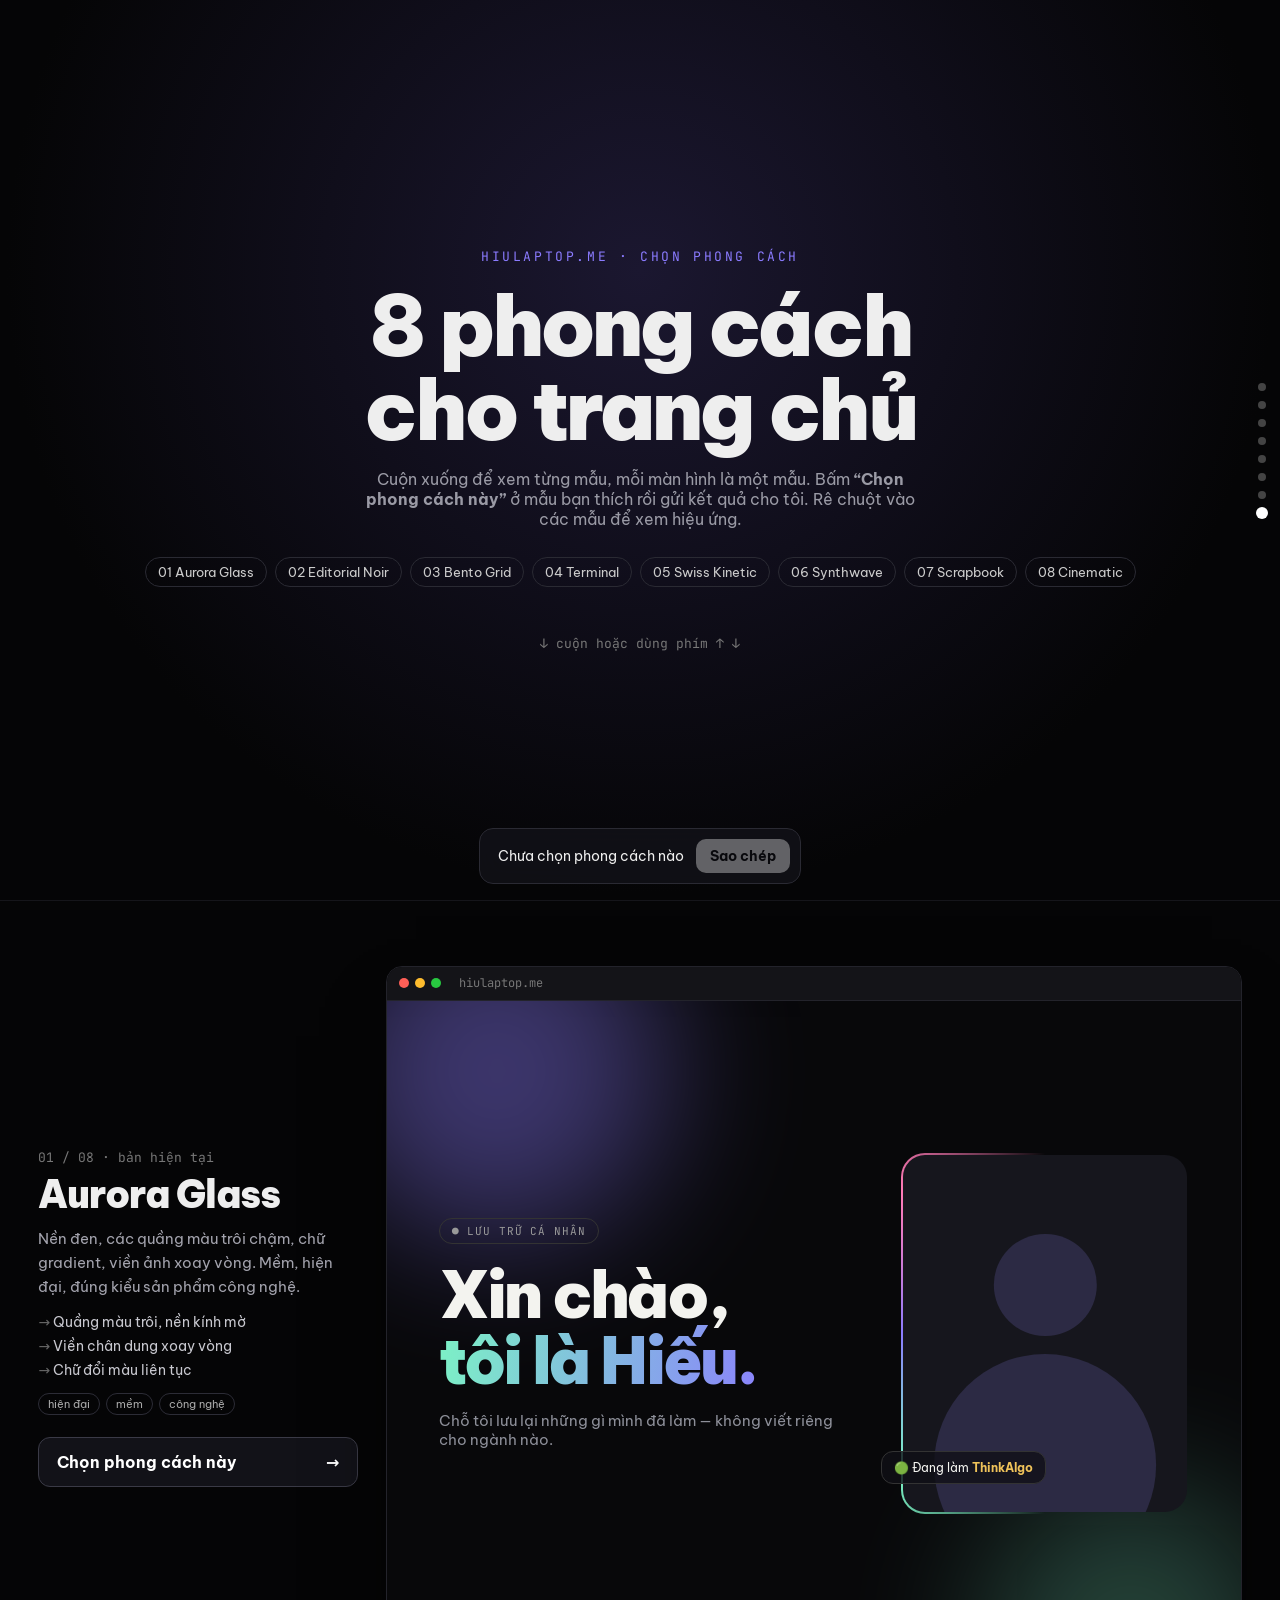
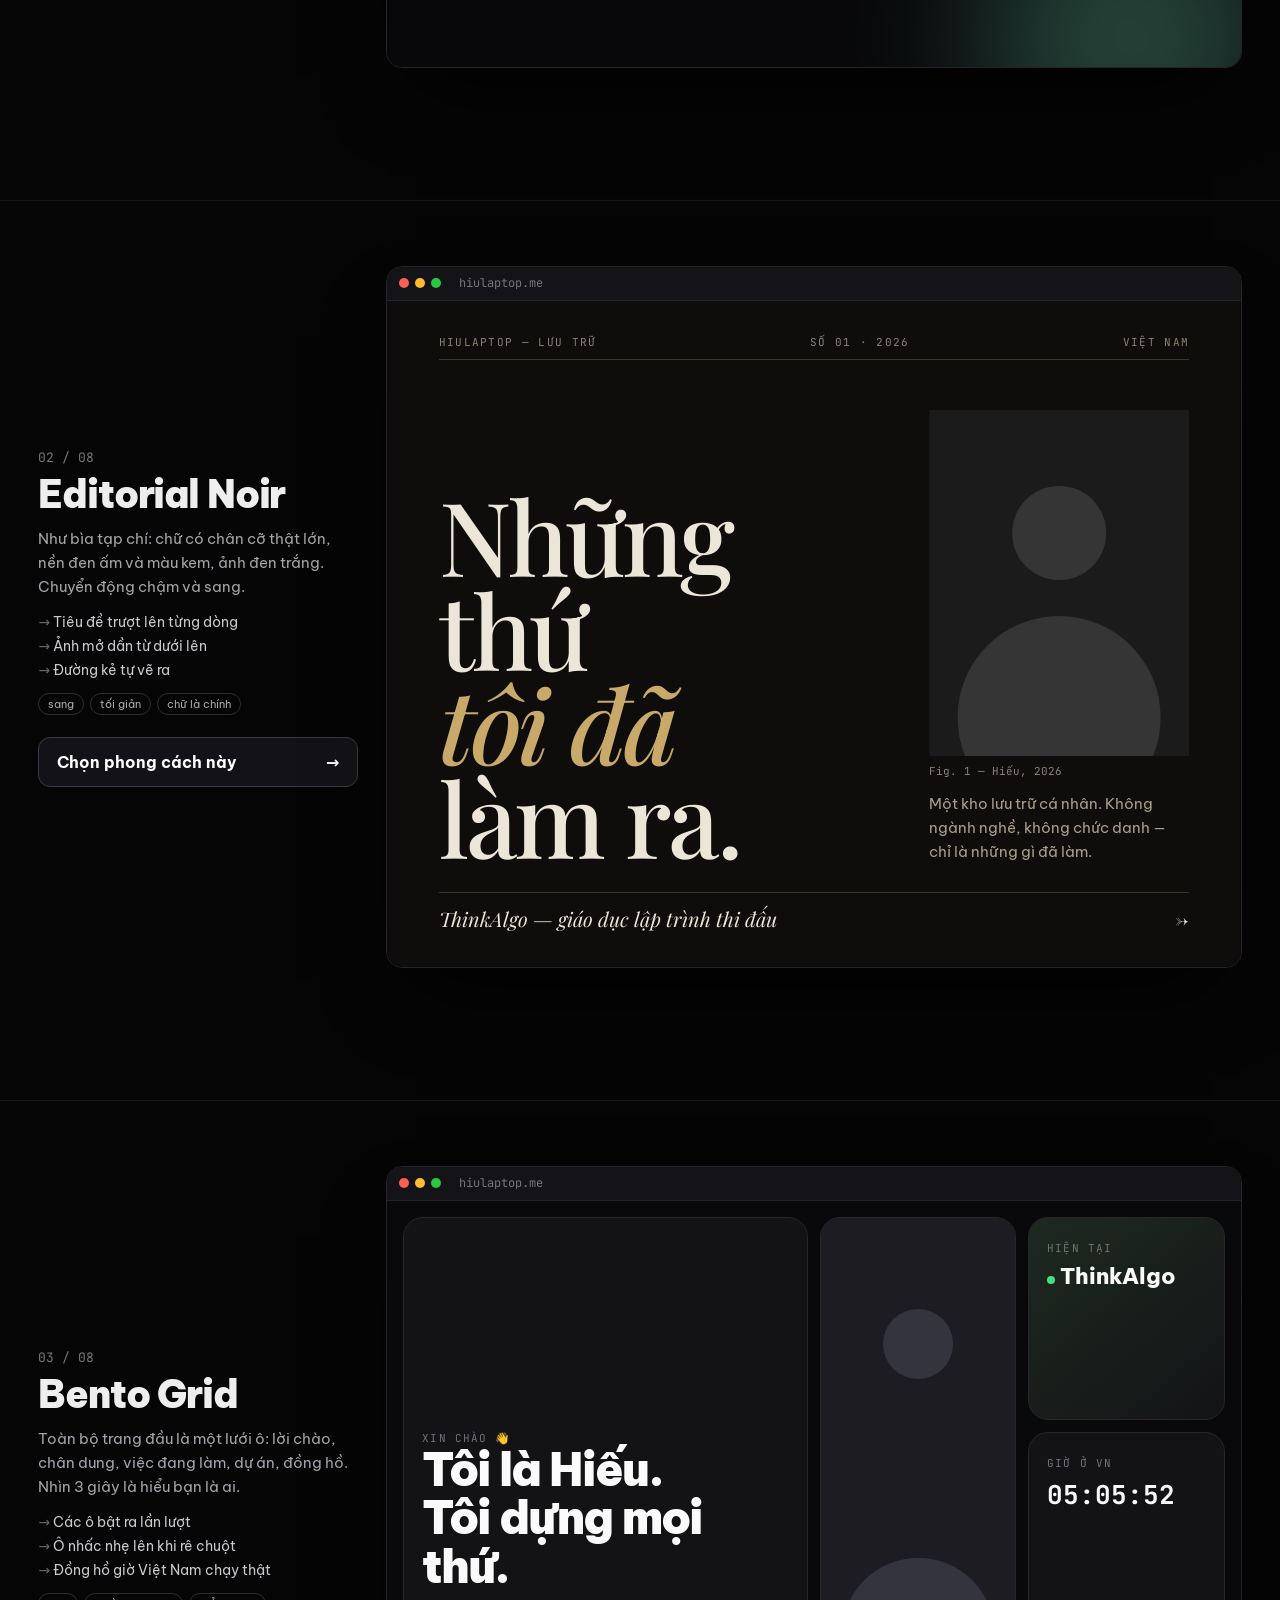
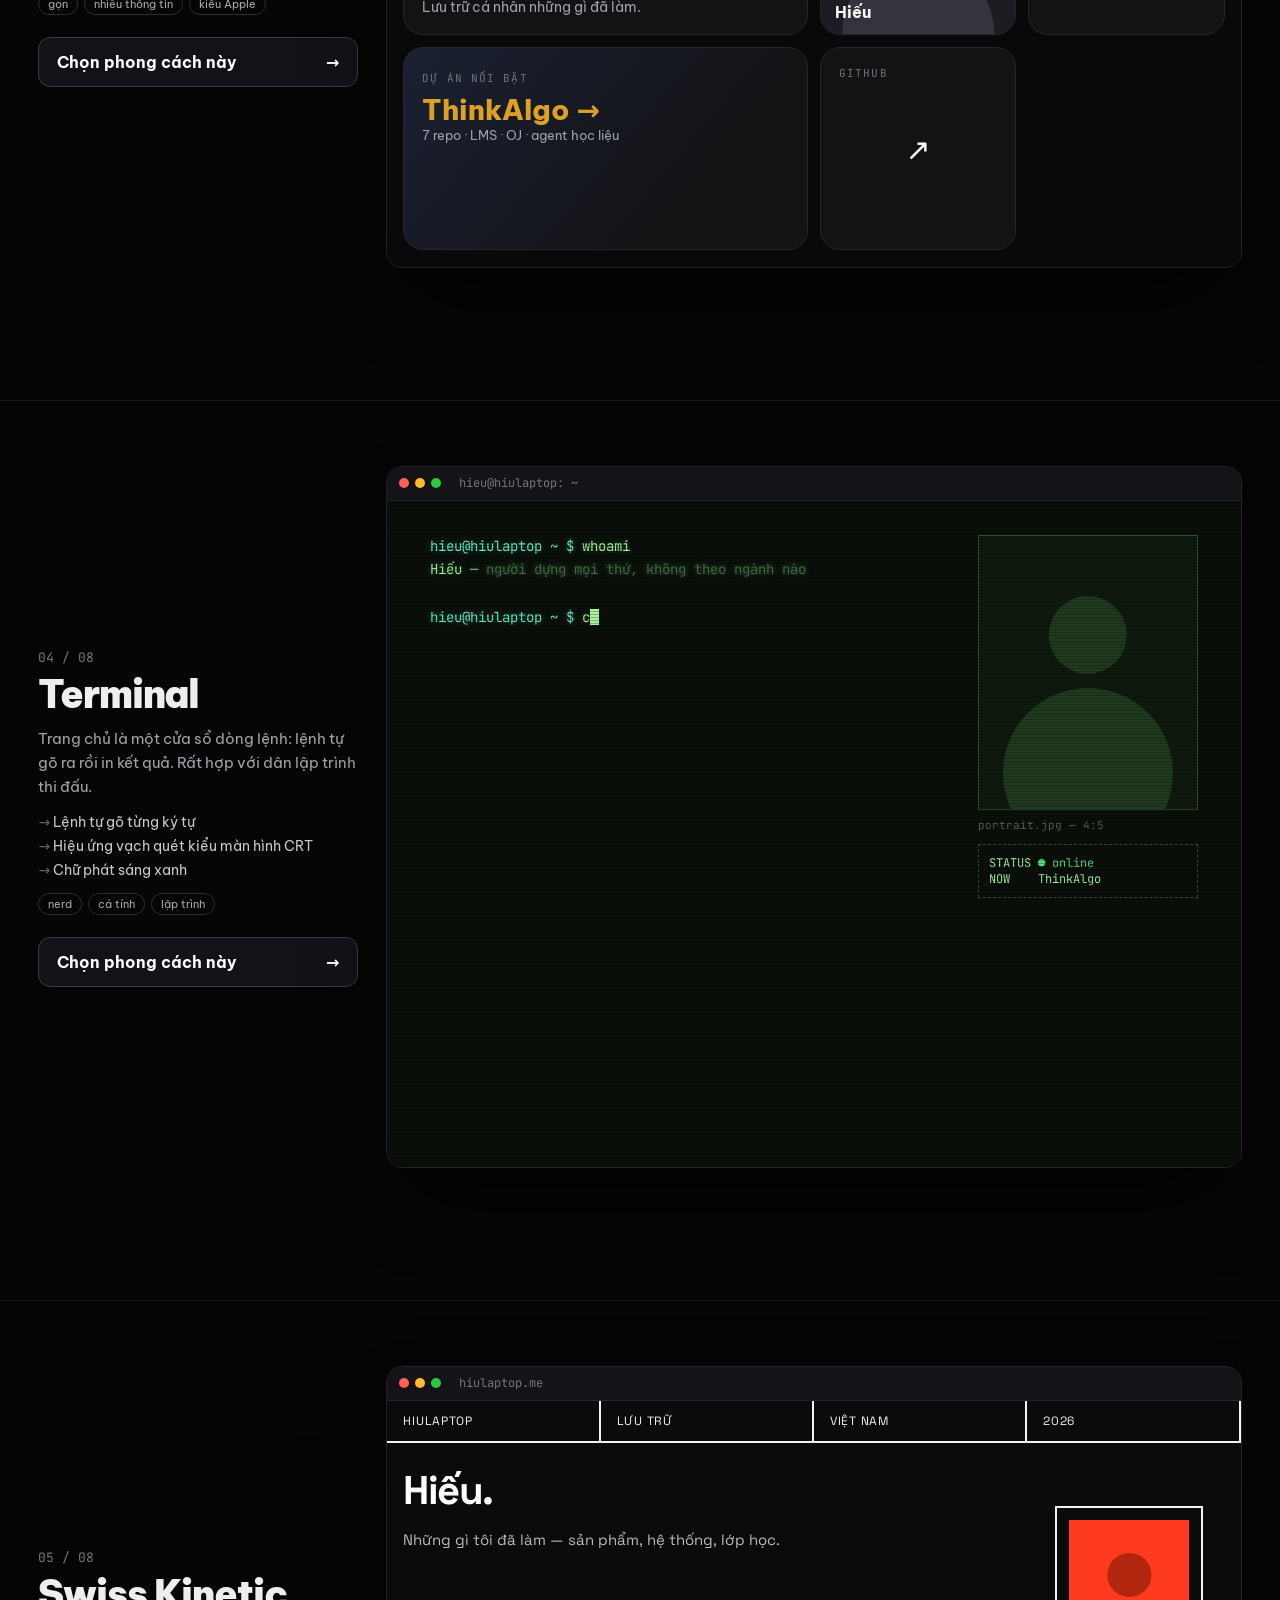
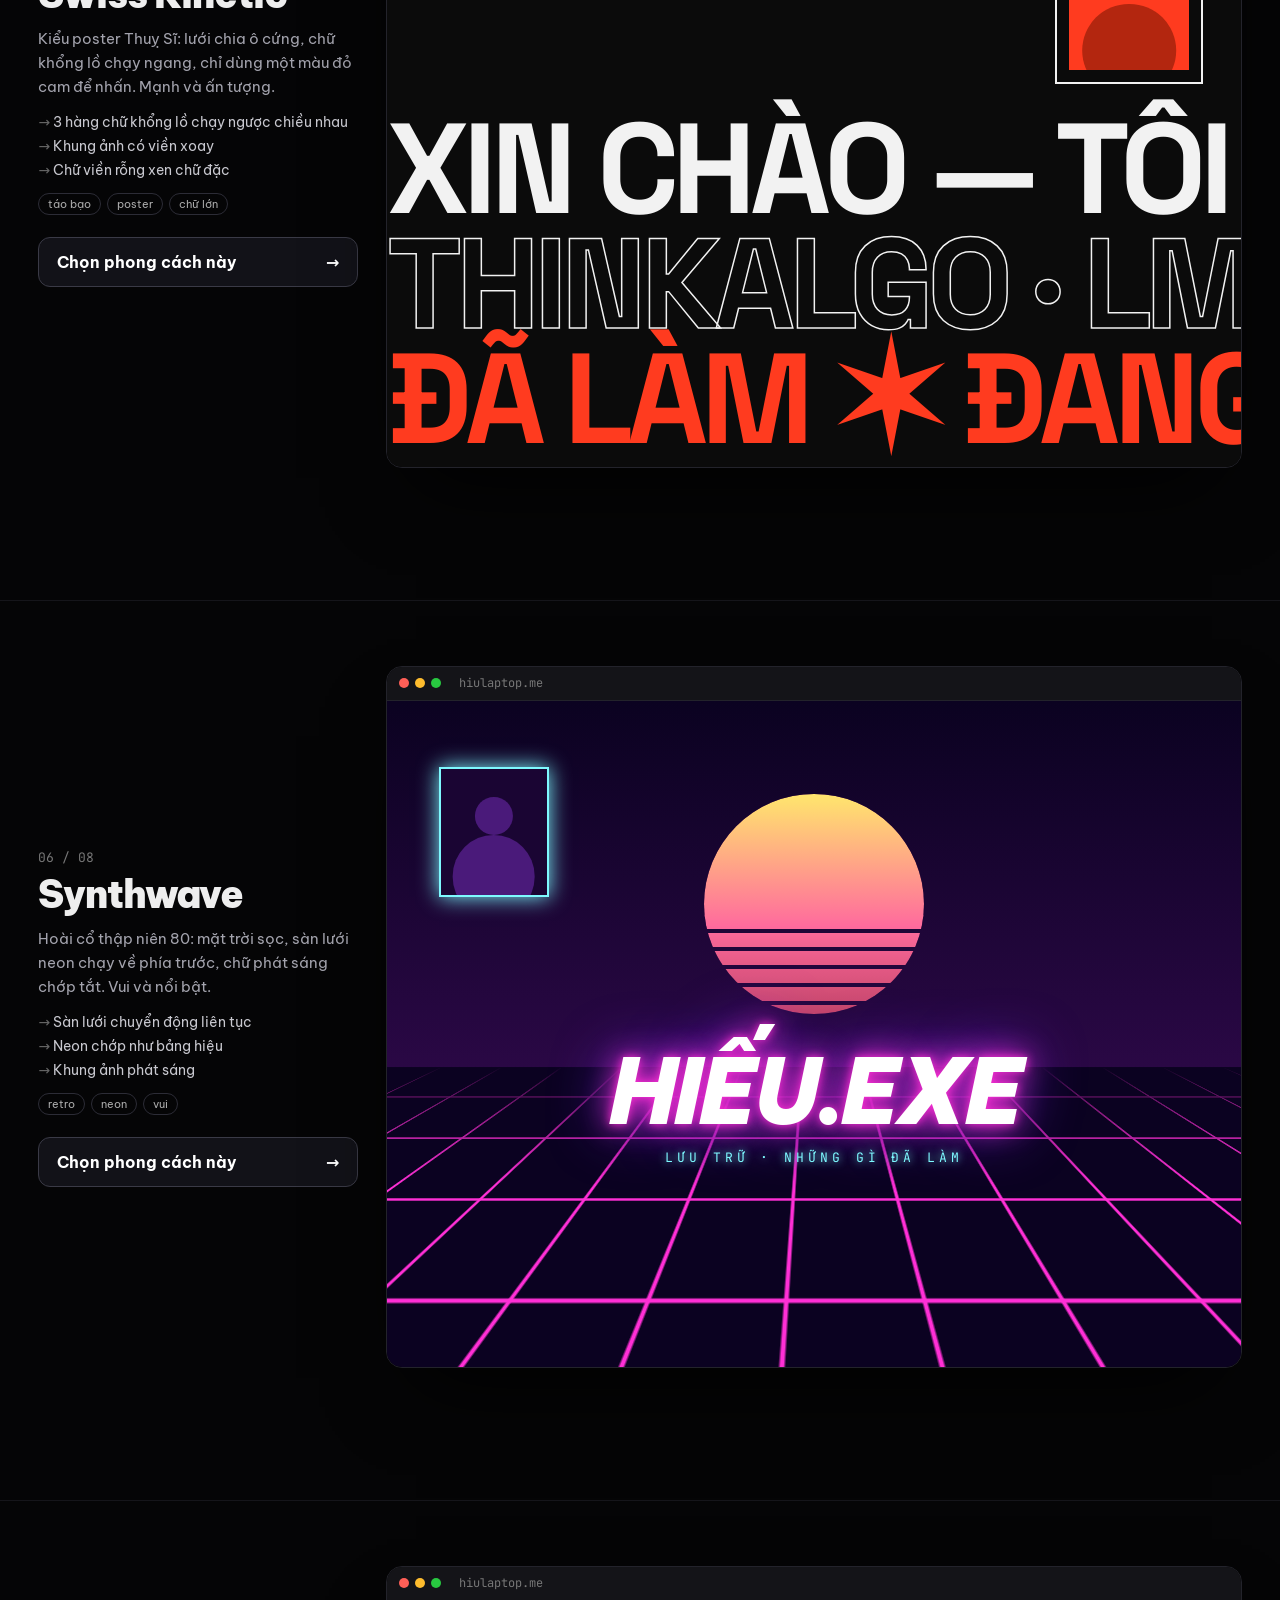
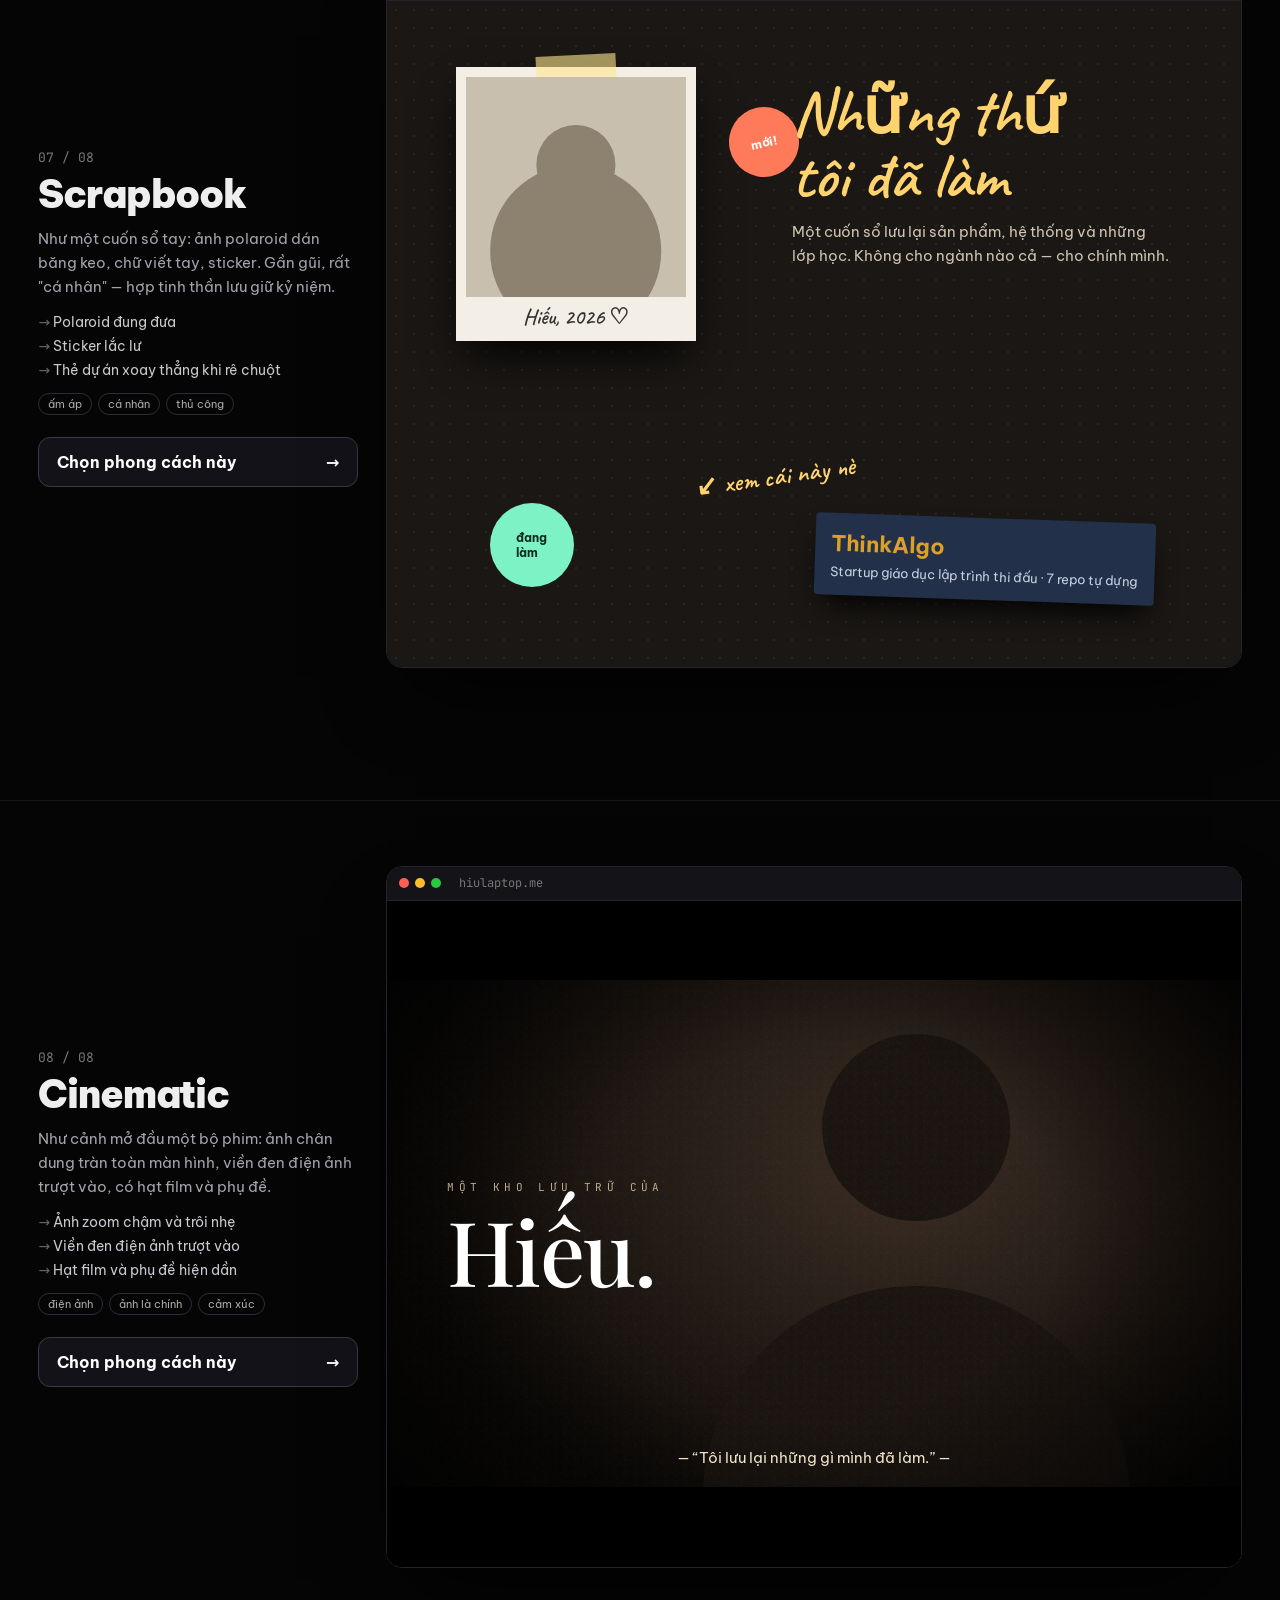
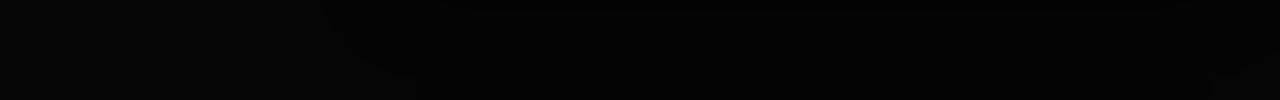
<file: style-picker.html>
<!doctype html>
<html lang="vi">
<head>
<meta charset="utf-8">
<meta name="viewport" content="width=device-width, initial-scale=1">
<title>Chọn phong cách · hiulaptop.me</title>
<link rel="preconnect" href="https://fonts.googleapis.com">
<link rel="preconnect" href="https://fonts.gstatic.com" crossorigin>
<link rel="stylesheet" href="https://fonts.googleapis.com/css2?family=Be+Vietnam+Pro:wght@400;500;700;800;900&family=JetBrains+Mono:wght@400;700&family=Playfair+Display:ital,wght@0,500;0,800;1,500&family=Space+Grotesk:wght@500;700&family=Caveat:wght@600&display=swap">
<style>
*,*::before,*::after{box-sizing:border-box}
html{scroll-snap-type:y mandatory;scroll-behavior:smooth;background:#050506}
body{margin:0;background:#050506;color:#eee;font-family:'Be Vietnam Pro',system-ui,sans-serif;overflow-x:hidden}
h1,h2,h3,p{margin:0}
button{font:inherit;cursor:pointer}
.mono{font-family:'JetBrains Mono',monospace}

/* ===== Khung trang chọn ===== */
.intro,.stage{min-height:100vh;scroll-snap-align:start;position:relative}
.intro{display:grid;place-content:center;text-align:center;padding:40px 16px;gap:18px;
  background:radial-gradient(ellipse at 50% 30%,#1b1730,#050506 70%)}
.intro h1{font-size:clamp(36px,7vw,84px);font-weight:900;letter-spacing:-.04em;line-height:1}
.intro p{color:#9a9aa5;max-width:52ch;margin:0 auto}
.intro .hint{margin-top:30px;font-size:13px;color:#777;animation:bob 2s ease-in-out infinite}
@keyframes bob{50%{transform:translateY(8px)}}
.thumbs{display:flex;flex-wrap:wrap;justify-content:center;gap:8px;margin-top:10px}
.thumbs a{color:#ccc;text-decoration:none;font-size:13px;padding:6px 12px;border:1px solid #2a2a33;border-radius:999px;transition:.25s}
.thumbs a:hover{border-color:#fff;color:#fff}

.stage{display:grid;grid-template-columns:320px 1fr;gap:28px;align-items:center;padding:28px clamp(16px,3vw,40px) 96px;border-top:1px solid #15151a}
.info .num{font-size:13px;color:#777}
.info h2{font-size:clamp(28px,3vw,40px);font-weight:900;letter-spacing:-.03em;margin:8px 0 12px;line-height:1.05}
.info p{color:#a3a3ad;font-size:15px;line-height:1.6}
.info ul{margin:14px 0 0;padding:0;list-style:none;display:grid;gap:6px;font-size:14px;color:#c8c8cf}
.info li::before{content:'→ ';color:#666}
.chips{display:flex;flex-wrap:wrap;gap:6px;margin-top:14px}
.chips span{font-size:11px;padding:3px 9px;border-radius:999px;border:1px solid #2c2c36;color:#aaa}
.pick{margin-top:22px;width:100%;padding:14px 18px;border-radius:12px;border:1px solid #3a3a46;background:#121218;color:#fff;font-weight:700;transition:.25s;display:flex;justify-content:space-between;align-items:center}
.pick:hover{background:#fff;color:#000}
.stage.chosen .pick{background:#4ade80;color:#04140a;border-color:#4ade80}
.stage.chosen .pick .lbl::after{content:' ✓'}

.frame{border-radius:16px;overflow:hidden;border:1px solid #23232b;box-shadow:0 40px 80px -30px #000;background:#000;
  height:min(78vh,720px);display:flex;flex-direction:column;
  opacity:0;transform:translateY(40px) scale(.98);transition:opacity .8s cubic-bezier(.22,1,.36,1),transform .8s cubic-bezier(.22,1,.36,1)}
.stage.in .frame{opacity:1;transform:none}
.bar{flex:none;height:34px;display:flex;align-items:center;gap:6px;padding:0 12px;background:#141418;border-bottom:1px solid #23232b}
.bar i{width:10px;height:10px;border-radius:50%;background:#3a3a44}
.bar i:nth-child(1){background:#ff5f57}.bar i:nth-child(2){background:#febc2e}.bar i:nth-child(3){background:#28c840}
.bar span{margin-left:12px;font:12px 'JetBrains Mono',monospace;color:#777}
.mock{flex:1;position:relative;overflow:hidden}

/* chân dung giả lập */
.ph{position:relative;overflow:hidden;background:var(--phbg,#222);color:var(--phfg,#555)}
.ph::before{content:'';position:absolute;left:50%;top:22%;width:36%;aspect-ratio:1;border-radius:50%;background:currentColor;transform:translateX(-50%)}
.ph::after{content:'';position:absolute;left:50%;bottom:-18%;width:78%;aspect-ratio:1;border-radius:50%;background:currentColor;transform:translateX(-50%)}

/* thanh dưới */
.dock{position:fixed;left:50%;bottom:16px;transform:translateX(-50%);z-index:50;display:flex;align-items:center;gap:12px;
  padding:10px 10px 10px 18px;border-radius:14px;background:rgba(18,18,24,.85);border:1px solid #2a2a33;backdrop-filter:blur(12px);
  font-size:14px;max-width:calc(100% - 32px)}
.dock b{color:#4ade80}
.dock button{padding:8px 14px;border-radius:10px;border:0;background:#fff;color:#000;font-weight:700;white-space:nowrap}
.dock button:disabled{opacity:.35;cursor:default}
.dots{position:fixed;right:14px;top:50%;transform:translateY(-50%);z-index:50;display:flex;flex-direction:column;gap:10px}
.dots a{width:8px;height:8px;border-radius:50%;background:#444;transition:.3s}
.dots a.on{background:#fff;transform:scale(1.5)}
.dots a.picked{background:#4ade80}

/* ===== 01 Aurora Glass ===== */
.s1{background:#08080a;color:#f3f3ef}
.s1 .blob{position:absolute;border-radius:50%;filter:blur(70px);opacity:.4}
.s1 .b1{width:340px;height:340px;background:#8b7bff;top:-100px;left:-60px;animation:d1 14s ease-in-out infinite alternate}
.s1 .b2{width:300px;height:300px;background:#7cf2c5;bottom:-120px;right:-40px;opacity:.25;animation:d2 16s ease-in-out infinite alternate}
@keyframes d1{to{transform:translate(160px,90px)}}@keyframes d2{to{transform:translate(-160px,-80px)}}
.s1 .wrap{position:relative;height:100%;display:grid;grid-template-columns:1.2fr .8fr;align-items:center;gap:30px;padding:0 6%}
.s1 .pill{display:inline-block;font:11px 'JetBrains Mono';letter-spacing:.08em;padding:5px 12px;border:1px solid #333;border-radius:99px;color:#999}
.s1 h3{font-size:clamp(34px,5vw,68px);font-weight:900;letter-spacing:-.045em;line-height:1.02;margin:18px 0}
.grad{background:linear-gradient(100deg,#7cf2c5,#8b7bff 55%,#ff7ab6);background-size:200%;-webkit-background-clip:text;background-clip:text;color:transparent;animation:gs 5s ease-in-out infinite alternate}
@keyframes gs{to{background-position:100%}}
.s1 .lead{color:#8d8f99;font-size:15px;max-width:40ch}
.s1 .por{position:relative;aspect-ratio:4/5;border-radius:24px;padding:2px;background:conic-gradient(from var(--a),transparent 50%,#7cf2c5,#8b7bff,#ff7ab6,transparent);animation:spin 4s linear infinite}
@property --a{syntax:'<angle>';initial-value:0deg;inherits:false}
@keyframes spin{to{--a:360deg}}
.s1 .por .ph{height:100%;border-radius:22px;--phbg:#16161d;--phfg:#2c2a44}
.s1 .chip{position:absolute;left:-20px;bottom:30px;font-size:12px;padding:8px 12px;border-radius:12px;background:rgba(16,16,22,.8);border:1px solid #333;animation:bob 4s ease-in-out infinite}

/* ===== 02 Editorial Noir ===== */
.s2{background:#0e0d0b;color:#ece6d8;font-family:'Playfair Display',serif}
.s2 .wrap{height:100%;display:flex;flex-direction:column;padding:4% 6%}
.s2 .top{display:flex;justify-content:space-between;font:11px 'JetBrains Mono';letter-spacing:.12em;color:#8a8373;text-transform:uppercase;padding-bottom:10px;border-bottom:1px solid #3a352b}
.s2 .body{flex:1;display:grid;grid-template-columns:1fr 260px;gap:40px;align-items:end;padding-top:24px}
.s2 h3{font-size:clamp(48px,8vw,120px);font-weight:500;line-height:.92;letter-spacing:-.03em}
.s2 h3 em{font-style:italic;color:#c9a96a}
.s2 .ln{display:block;overflow:hidden}.s2 .ln span{display:block;transform:translateY(105%);transition:transform 1.1s cubic-bezier(.22,1,.36,1)}
.in .s2 .ln span{transform:none}.in .s2 .ln:nth-child(2) span{transition-delay:.12s}.in .s2 .ln:nth-child(3) span{transition-delay:.24s}
.s2 .side p{font:15px/1.6 'Be Vietnam Pro';color:#a89f8b;margin-top:14px}
.s2 .side .ph{aspect-ratio:3/4;--phbg:#1d1b17;--phfg:#3a352b;filter:grayscale(1);clip-path:inset(100% 0 0 0);transition:clip-path 1.4s .3s cubic-bezier(.22,1,.36,1)}
.in .s2 .side .ph{clip-path:inset(0)}
.s2 .cap{font:11px 'JetBrains Mono';color:#8a8373;margin-top:8px}
.s2 .rule{height:1px;background:#3a352b;margin-top:28px;transform:scaleX(0);transform-origin:left;transition:transform 1.4s .4s}
.in .s2 .rule{transform:scaleX(1)}
.s2 .foot{display:flex;justify-content:space-between;padding-top:12px;font-size:20px;font-style:italic}

/* ===== 03 Bento ===== */
.s3{background:#09090b;color:#fafafa;padding:16px}
.s3 .grid{height:100%;display:grid;grid-template-columns:repeat(4,1fr);grid-template-rows:repeat(3,1fr);gap:12px}
.s3 .t{border-radius:20px;background:#131316;border:1px solid #27272a;padding:18px;position:relative;overflow:hidden;
  opacity:0;transform:scale(.92);transition:opacity .6s,transform .6s cubic-bezier(.34,1.56,.64,1),border-color .3s}
.in .s3 .t{opacity:1;transform:none}
.s3 .t:hover{border-color:#52525b;transform:translateY(-3px)}
.in .s3 .t:nth-child(2){transition-delay:.08s}.in .s3 .t:nth-child(3){transition-delay:.16s}.in .s3 .t:nth-child(4){transition-delay:.24s}.in .s3 .t:nth-child(5){transition-delay:.32s}.in .s3 .t:nth-child(6){transition-delay:.4s}
.s3 .hello{grid-column:span 2;grid-row:span 2;display:flex;flex-direction:column;justify-content:flex-end}
.s3 .hello h3{font-size:clamp(28px,3.6vw,48px);font-weight:900;letter-spacing:-.04em;line-height:1.05}
.s3 .hello p{color:#a1a1aa;font-size:14px;margin-top:8px}
.s3 .por{grid-column:span 1;grid-row:span 2;padding:0}
.s3 .por .ph{position:absolute;inset:0;--phbg:#1c1c22;--phfg:#34343e}
.s3 .por .nm{position:absolute;left:14px;bottom:12px;font-weight:700}
.s3 .now{background:linear-gradient(140deg,#1d2a20,#131316)}
.s3 .lbl{font:11px 'JetBrains Mono';color:#71717a;text-transform:uppercase;letter-spacing:.1em}
.s3 .big{font-size:22px;font-weight:800;margin-top:6px}
.s3 .live{display:inline-block;width:8px;height:8px;border-radius:50%;background:#4ade80;box-shadow:0 0 0 0 #4ade80;animation:pg 1.6s infinite}
@keyframes pg{to{box-shadow:0 0 0 10px transparent}}
.s3 .proj{grid-column:span 2;background:linear-gradient(130deg,#1b2133,#131316 70%)}
.s3 .proj .big{color:#dca027;font-size:28px}
.s3 .gh{display:grid;place-items:center;font-size:30px}
.s3 .clock{font:700 26px 'JetBrains Mono'}

/* ===== 04 Terminal ===== */
.s4{background:#0a0f0a;color:#a7f3a0;font-family:'JetBrains Mono',monospace;font-size:14px}
.s4::after{content:'';position:absolute;inset:0;pointer-events:none;background:repeating-linear-gradient(0deg,rgba(0,0,0,.25) 0 1px,transparent 1px 3px)}
.s4 .wrap{height:100%;display:grid;grid-template-columns:1fr 220px;gap:24px;padding:4% 5%}
.s4 .out{white-space:pre-wrap;line-height:1.7;text-shadow:0 0 6px rgba(120,255,120,.35)}
.s4 .out .p{color:#5eead4}.s4 .out .y{color:#fde047}.s4 .out .dim{color:#4b6b4b}
.s4 .cur{display:inline-block;width:9px;height:16px;background:#a7f3a0;vertical-align:-3px;animation:bl 1s steps(1) infinite}
@keyframes bl{50%{opacity:0}}
.s4 .ph{aspect-ratio:4/5;border:1px solid #2f4f2f;--phbg:#0f1a0f;--phfg:#1f3a1f}
.s4 .ph+div{margin-top:8px;font-size:11px;color:#4b6b4b}
.s4 .box{border:1px dashed #2f4f2f;padding:10px;margin-top:12px;font-size:12px}

/* ===== 05 Swiss Kinetic ===== */
.s5{background:#0b0b0b;color:#f2f2f2;font-family:'Space Grotesk',sans-serif}
.s5 .row{white-space:nowrap;font-size:clamp(60px,10vw,150px);font-weight:700;letter-spacing:-.05em;line-height:.9;display:flex;width:max-content}
.s5 .r1{animation:mq 18s linear infinite}.s5 .r2{animation:mq 22s linear infinite reverse;color:transparent;-webkit-text-stroke:1.5px #f2f2f2}
.s5 .r3{animation:mq 26s linear infinite;color:#ff3b1f}
@keyframes mq{to{transform:translateX(-50%)}}
.s5 .rows{position:absolute;inset:auto 0 0 0;padding-bottom:10px}
.s5 .head{display:grid;grid-template-columns:repeat(4,1fr);border-bottom:2px solid #f2f2f2;font-size:12px;text-transform:uppercase;letter-spacing:.06em}
.s5 .head div{padding:12px 16px;border-right:2px solid #f2f2f2}
.s5 .sq{position:absolute;right:6%;top:18%;width:120px;height:150px}
.s5 .sq .ph{position:absolute;inset:0;--phbg:#ff3b1f;--phfg:#b3260f}
.s5 .sq::after{content:'';position:absolute;inset:-14px;border:2px solid #f2f2f2;animation:rot 10s linear infinite}
@keyframes rot{to{transform:rotate(360deg)}}
.s5 .txt{position:absolute;left:16px;top:70px;max-width:38ch;font-size:15px;color:#bbb}
.s5 .txt b{display:block;font-size:40px;color:#fff;letter-spacing:-.04em;line-height:1}

/* ===== 06 Synthwave ===== */
.s6{background:linear-gradient(#0b0221 0%,#2a0845 55%,#0b0221 55%);color:#fff;perspective:400px}
.s6 .sun{position:absolute;left:50%;top:14%;width:220px;height:220px;margin-left:-110px;border-radius:50%;
  background:linear-gradient(#ffe66d,#ff6b9d 60%,#c44569);
  -webkit-mask:repeating-linear-gradient(#000 0 14px,transparent 14px 18px) bottom/100% 45% no-repeat,linear-gradient(#000,#000) top/100% 56% no-repeat;
  mask:repeating-linear-gradient(#000 0 14px,transparent 14px 18px) bottom/100% 45% no-repeat,linear-gradient(#000,#000) top/100% 56% no-repeat;
  filter:drop-shadow(0 0 40px #ff6b9d)}
.s6 .floor{position:absolute;left:-50%;right:-50%;bottom:-20%;height:65%;transform:rotateX(70deg);transform-origin:top;
  background-image:linear-gradient(#ff2fd6 2px,transparent 2px),linear-gradient(90deg,#ff2fd6 2px,transparent 2px);background-size:60px 60px;
  animation:fl 1.2s linear infinite;mask-image:linear-gradient(transparent,#000 40%)}
@keyframes fl{to{background-position:0 60px}}
.s6 h3{position:absolute;left:0;right:0;top:50%;text-align:center;font-size:clamp(40px,7vw,96px);font-weight:900;font-style:italic;letter-spacing:-.03em;
  color:#fff;text-shadow:0 0 10px #ff2fd6,0 0 30px #ff2fd6,0 0 60px #7b2fff;animation:flick 4s infinite}
@keyframes flick{0%,92%,100%{opacity:1}93%{opacity:.4}95%{opacity:1}96%{opacity:.6}}
.s6 .sub{position:absolute;left:0;right:0;top:calc(50% + clamp(56px,9vw,120px));text-align:center;font:13px 'JetBrains Mono';letter-spacing:.3em;color:#7ef9ff;text-shadow:0 0 8px #7ef9ff}
.s6 .ph{position:absolute;left:6%;top:10%;width:110px;height:130px;border:2px solid #7ef9ff;box-shadow:0 0 20px #7ef9ff;--phbg:#1a0533;--phfg:#4a1a7a}

/* ===== 07 Scrapbook ===== */
.s7{background:#1a1714;color:#efe6d6;background-image:radial-gradient(#2a2520 1px,transparent 1px);background-size:18px 18px}
.s7 .pol{position:absolute;left:8%;top:10%;width:min(36%,240px);background:#f4efe6;padding:10px 10px 44px;box-shadow:0 20px 40px -10px #000;
  transform-origin:50% -10px;animation:swing 5s ease-in-out infinite}
@keyframes swing{0%,100%{transform:rotate(-5deg)}50%{transform:rotate(-1deg)}}
.s7 .pol .ph{aspect-ratio:1;--phbg:#c9bfae;--phfg:#8d8170}
.s7 .pol p{position:absolute;left:0;right:0;bottom:10px;text-align:center;font:600 22px 'Caveat';color:#333}
.s7 .tape{position:absolute;top:-12px;left:50%;width:80px;height:24px;margin-left:-40px;background:rgba(255,230,140,.6);transform:rotate(-3deg)}
.s7 .note{position:absolute;right:8%;top:12%;width:min(48%,380px)}
.s7 .note h3{font:600 clamp(40px,5vw,64px)/1 'Caveat';color:#ffd36e}
.s7 .note p{margin-top:12px;font-size:15px;line-height:1.6;color:#cfc4b2}
.s7 .card{position:absolute;right:10%;bottom:10%;width:min(46%,340px);padding:16px;background:#22304a;color:#fff;border-radius:4px;transform:rotate(2deg);box-shadow:0 16px 30px -10px #000;transition:transform .4s}
.s7 .card:hover{transform:rotate(0) scale(1.03)}
.s7 .card b{color:#dca027;font-size:22px}
.s7 .stk{position:absolute;display:grid;place-items:center;border-radius:50%;font:700 12px 'Be Vietnam Pro';animation:wig 2.4s ease-in-out infinite}
.s7 .k1{left:40%;top:16%;width:70px;height:70px;background:#ff7a59;color:#fff;transform:rotate(-12deg)}
.s7 .k2{left:12%;bottom:12%;width:84px;height:84px;background:#7cf2c5;color:#0b2a20;animation-delay:-1s}
@keyframes wig{50%{rotate:10deg}}
.s7 .arrow{position:absolute;left:36%;bottom:26%;font:600 26px 'Caveat';color:#ffd36e;transform:rotate(-8deg)}

/* ===== 08 Cinematic ===== */
.s8{background:#000;color:#fff}
.s8 .ph{position:absolute;inset:0;--phbg:radial-gradient(ellipse at 60% 40%,#3a2c22,#0a0806 70%);--phfg:#1a1410;background:var(--phbg)}
.s8 .ph{animation:kb 18s ease-in-out infinite alternate}
@keyframes kb{to{transform:scale(1.15) translate(-3%,2%)}}
.s8 .ph::before{left:62%;top:20%;width:22%}.s8 .ph::after{left:62%;width:50%;bottom:-22%}
.s8 .grain{position:absolute;inset:-50%;opacity:.12;animation:gr .5s steps(4) infinite;
  background-image:url("data:image/svg+xml,%3Csvg xmlns='http://www.w3.org/2000/svg' width='120' height='120'%3E%3Cfilter id='n'%3E%3CfeTurbulence baseFrequency='.9'/%3E%3C/filter%3E%3Crect width='100%25' height='100%25' filter='url(%23n)'/%3E%3C/svg%3E")}
@keyframes gr{25%{transform:translate(-5%,3%)}50%{transform:translate(4%,-4%)}75%{transform:translate(-3%,5%)}}
.s8 .lb{position:absolute;left:0;right:0;height:12%;background:#000;transition:transform 1.2s cubic-bezier(.22,1,.36,1);z-index:2}
.s8 .lb.t{top:0;transform:translateY(-100%)}.s8 .lb.b{bottom:0;transform:translateY(100%)}
.in .s8 .lb{transform:none}
.s8 .txt{position:absolute;left:7%;top:50%;transform:translateY(-50%);z-index:3}
.s8 .txt small{font:11px 'JetBrains Mono';letter-spacing:.4em;color:#bfa98f}
.s8 .txt h3{font:500 clamp(44px,7vw,100px)/.95 'Playfair Display';letter-spacing:-.02em;margin-top:12px;opacity:0;filter:blur(12px);transition:1.6s .5s}
.in .s8 .txt h3{opacity:1;filter:none}
.s8 .subt{position:absolute;bottom:15%;left:0;right:0;text-align:center;z-index:3;font-size:15px;color:#f1e3c8;opacity:0;transition:1s 1.4s}
.in .s8 .subt{opacity:1}
.s8 .vig{position:absolute;inset:0;background:radial-gradient(ellipse,transparent 40%,#000 100%);z-index:1}

@media (max-width:900px){
  .stage{grid-template-columns:1fr;align-content:start}
  .frame{height:68vh}
  .s1 .wrap{grid-template-columns:1fr;padding-top:20px}.s1 .por{display:none}
  .s2 .body{grid-template-columns:1fr}.s2 .side .ph{display:none}
  .s3 .grid{grid-template-columns:repeat(2,1fr);grid-template-rows:repeat(4,1fr)}
  .s3 .por,.s3 .clock{display:none}
  .s4 .wrap{grid-template-columns:1fr}.s4 aside{display:none}
  .s5 .head{grid-template-columns:repeat(2,1fr)}.s5 .head div:nth-child(n+3){display:none}.s5 .sq{display:none}
  .s7 .pol{width:42%}.s7 .note{width:46%}.s7 .k1,.s7 .arrow{display:none}
  .dots{display:none}
}
@media (prefers-reduced-motion:reduce){*,*::before,*::after{animation:none!important;transition:none!important}.frame{opacity:1;transform:none}}
</style>
</head>
<body>

<section class="intro" id="top">
  <p class="mono" style="color:#8b7bff;font-size:13px;letter-spacing:.2em">HIULAPTOP.ME · CHỌN PHONG CÁCH</p>
  <h1>8 phong cách<br>cho trang chủ</h1>
  <p>Cuộn xuống để xem từng mẫu, mỗi màn hình là một mẫu. Bấm <b>“Chọn phong cách này”</b> ở mẫu bạn thích rồi gửi kết quả cho tôi. Rê chuột vào các mẫu để xem hiệu ứng.</p>
  <nav class="thumbs" id="thumbs"></nav>
  <p class="hint mono">↓ cuộn hoặc dùng phím ↑ ↓</p>
</section>

<!-- 01 -->
<section class="stage" id="aurora" data-name="Aurora Glass">
  <div class="info">
    <span class="num mono">01 / 08 · bản hiện tại</span>
    <h2>Aurora Glass</h2>
    <p>Nền đen, các quầng màu trôi chậm, chữ gradient, viền ảnh xoay vòng. Mềm, hiện đại, đúng kiểu sản phẩm công nghệ.</p>
    <ul><li>Quầng màu trôi, nền kính mờ</li><li>Viền chân dung xoay vòng</li><li>Chữ đổi màu liên tục</li></ul>
    <div class="chips"><span>hiện đại</span><span>mềm</span><span>công nghệ</span></div>
    <button class="pick"><span class="lbl">Chọn phong cách này</span><span>→</span></button>
  </div>
  <div class="frame"><div class="bar"><i></i><i></i><i></i><span>hiulaptop.me</span></div>
    <div class="mock s1">
      <div class="blob b1"></div><div class="blob b2"></div>
      <div class="wrap">
        <div><span class="pill">● LƯU TRỮ CÁ NHÂN</span>
          <h3>Xin chào,<br><span class="grad">tôi là Hiếu.</span></h3>
          <p class="lead">Chỗ tôi lưu lại những gì mình đã làm — không viết riêng cho ngành nào.</p></div>
        <div class="por"><div class="ph"></div><div class="chip">🟢 Đang làm <b style="color:#f0c35a">ThinkAlgo</b></div></div>
      </div>
    </div>
  </div>
</section>

<!-- 02 -->
<section class="stage" id="editorial" data-name="Editorial Noir">
  <div class="info">
    <span class="num mono">02 / 08</span>
    <h2>Editorial Noir</h2>
    <p>Như bìa tạp chí: chữ có chân cỡ thật lớn, nền đen ấm và màu kem, ảnh đen trắng. Chuyển động chậm và sang.</p>
    <ul><li>Tiêu đề trượt lên từng dòng</li><li>Ảnh mở dần từ dưới lên</li><li>Đường kẻ tự vẽ ra</li></ul>
    <div class="chips"><span>sang</span><span>tối giản</span><span>chữ là chính</span></div>
    <button class="pick"><span class="lbl">Chọn phong cách này</span><span>→</span></button>
  </div>
  <div class="frame"><div class="bar"><i></i><i></i><i></i><span>hiulaptop.me</span></div>
    <div class="mock s2"><div class="wrap">
      <div class="top"><span>Hiulaptop — Lưu trữ</span><span>Số 01 · 2026</span><span>Việt Nam</span></div>
      <div class="body">
        <h3><span class="ln"><span>Những thứ</span></span><span class="ln"><span><em>tôi đã</em></span></span><span class="ln"><span>làm ra.</span></span></h3>
        <div class="side"><div class="ph"></div><div class="cap">Fig. 1 — Hiếu, 2026</div>
          <p>Một kho lưu trữ cá nhân. Không ngành nghề, không chức danh — chỉ là những gì đã làm.</p></div>
      </div>
      <div class="rule"></div>
      <div class="foot"><span>ThinkAlgo — giáo dục lập trình thi đấu</span><span>→</span></div>
    </div></div>
  </div>
</section>

<!-- 03 -->
<section class="stage" id="bento" data-name="Bento Grid">
  <div class="info">
    <span class="num mono">03 / 08</span>
    <h2>Bento Grid</h2>
    <p>Toàn bộ trang đầu là một lưới ô: lời chào, chân dung, việc đang làm, dự án, đồng hồ. Nhìn 3 giây là hiểu bạn là ai.</p>
    <ul><li>Các ô bật ra lần lượt</li><li>Ô nhấc nhẹ lên khi rê chuột</li><li>Đồng hồ giờ Việt Nam chạy thật</li></ul>
    <div class="chips"><span>gọn</span><span>nhiều thông tin</span><span>kiểu Apple</span></div>
    <button class="pick"><span class="lbl">Chọn phong cách này</span><span>→</span></button>
  </div>
  <div class="frame"><div class="bar"><i></i><i></i><i></i><span>hiulaptop.me</span></div>
    <div class="mock s3"><div class="grid">
      <div class="t hello"><span class="lbl">xin chào 👋</span><h3>Tôi là Hiếu.<br>Tôi dựng mọi thứ.</h3><p>Lưu trữ cá nhân những gì đã làm.</p></div>
      <div class="t por"><div class="ph"></div><span class="nm">Hiếu</span></div>
      <div class="t now"><span class="lbl">hiện tại</span><div class="big"><span class="live"></span> ThinkAlgo</div></div>
      <div class="t"><span class="lbl">giờ ở VN</span><div class="big clock" data-clock>--:--</div></div>
      <div class="t proj"><span class="lbl">dự án nổi bật</span><div class="big">ThinkAlgo →</div><p style="color:#a1a1aa;font-size:13px">7 repo · LMS · OJ · agent học liệu</p></div>
      <div class="t gh"><span class="lbl" style="position:absolute;top:18px;left:18px">github</span>↗</div>
    </div></div>
  </div>
</section>

<!-- 04 -->
<section class="stage" id="terminal" data-name="Terminal">
  <div class="info">
    <span class="num mono">04 / 08</span>
    <h2>Terminal</h2>
    <p>Trang chủ là một cửa sổ dòng lệnh: lệnh tự gõ ra rồi in kết quả. Rất hợp với dân lập trình thi đấu.</p>
    <ul><li>Lệnh tự gõ từng ký tự</li><li>Hiệu ứng vạch quét kiểu màn hình CRT</li><li>Chữ phát sáng xanh</li></ul>
    <div class="chips"><span>nerd</span><span>cá tính</span><span>lập trình</span></div>
    <button class="pick"><span class="lbl">Chọn phong cách này</span><span>→</span></button>
  </div>
  <div class="frame"><div class="bar"><i></i><i></i><i></i><span>hieu@hiulaptop: ~</span></div>
    <div class="mock s4"><div class="wrap">
      <div class="out" data-type></div>
      <aside><div class="ph"></div><div>portrait.jpg — 4:5</div>
        <div class="box">STATUS <span style="color:#4ade80">● online</span><br>NOW &nbsp;&nbsp;&nbsp;ThinkAlgo</div></aside>
    </div></div>
  </div>
</section>

<!-- 05 -->
<section class="stage" id="swiss" data-name="Swiss Kinetic">
  <div class="info">
    <span class="num mono">05 / 08</span>
    <h2>Swiss Kinetic</h2>
    <p>Kiểu poster Thuỵ Sĩ: lưới chia ô cứng, chữ khổng lồ chạy ngang, chỉ dùng một màu đỏ cam để nhấn. Mạnh và ấn tượng.</p>
    <ul><li>3 hàng chữ khổng lồ chạy ngược chiều nhau</li><li>Khung ảnh có viền xoay</li><li>Chữ viền rỗng xen chữ đặc</li></ul>
    <div class="chips"><span>táo bạo</span><span>poster</span><span>chữ lớn</span></div>
    <button class="pick"><span class="lbl">Chọn phong cách này</span><span>→</span></button>
  </div>
  <div class="frame"><div class="bar"><i></i><i></i><i></i><span>hiulaptop.me</span></div>
    <div class="mock s5">
      <div class="head"><div>Hiulaptop</div><div>Lưu trữ</div><div>Việt Nam</div><div>2026</div></div>
      <div class="txt"><b>Hiếu.</b><br>Những gì tôi đã làm — sản phẩm, hệ thống, lớp học.</div>
      <div class="sq"><div class="ph"></div></div>
      <div class="rows">
        <div class="row r1"><span>XIN CHÀO — TÔI LÀ HIẾU — XIN CHÀO — TÔI LÀ HIẾU —&nbsp;</span><span>XIN CHÀO — TÔI LÀ HIẾU — XIN CHÀO — TÔI LÀ HIẾU —&nbsp;</span></div>
        <div class="row r2"><span>THINKALGO · LMS · OJ · AGENT ·&nbsp;</span><span>THINKALGO · LMS · OJ · AGENT ·&nbsp;</span></div>
        <div class="row r3"><span>ĐÃ LÀM ✶ ĐANG LÀM ✶ SẼ LÀM ✶&nbsp;</span><span>ĐÃ LÀM ✶ ĐANG LÀM ✶ SẼ LÀM ✶&nbsp;</span></div>
      </div>
    </div>
  </div>
</section>

<!-- 06 -->
<section class="stage" id="synthwave" data-name="Synthwave">
  <div class="info">
    <span class="num mono">06 / 08</span>
    <h2>Synthwave</h2>
    <p>Hoài cổ thập niên 80: mặt trời sọc, sàn lưới neon chạy về phía trước, chữ phát sáng chớp tắt. Vui và nổi bật.</p>
    <ul><li>Sàn lưới chuyển động liên tục</li><li>Neon chớp như bảng hiệu</li><li>Khung ảnh phát sáng</li></ul>
    <div class="chips"><span>retro</span><span>neon</span><span>vui</span></div>
    <button class="pick"><span class="lbl">Chọn phong cách này</span><span>→</span></button>
  </div>
  <div class="frame"><div class="bar"><i></i><i></i><i></i><span>hiulaptop.me</span></div>
    <div class="mock s6">
      <div class="sun"></div><div class="floor"></div><div class="ph"></div>
      <h3>HIẾU.EXE</h3>
      <div class="sub">LƯU TRỮ · NHỮNG GÌ ĐÃ LÀM</div>
    </div>
  </div>
</section>

<!-- 07 -->
<section class="stage" id="scrapbook" data-name="Scrapbook">
  <div class="info">
    <span class="num mono">07 / 08</span>
    <h2>Scrapbook</h2>
    <p>Như một cuốn sổ tay: ảnh polaroid dán băng keo, chữ viết tay, sticker. Gần gũi, rất "cá nhân" — hợp tinh thần lưu giữ kỷ niệm.</p>
    <ul><li>Polaroid đung đưa</li><li>Sticker lắc lư</li><li>Thẻ dự án xoay thẳng khi rê chuột</li></ul>
    <div class="chips"><span>ấm áp</span><span>cá nhân</span><span>thủ công</span></div>
    <button class="pick"><span class="lbl">Chọn phong cách này</span><span>→</span></button>
  </div>
  <div class="frame"><div class="bar"><i></i><i></i><i></i><span>hiulaptop.me</span></div>
    <div class="mock s7">
      <div class="pol"><div class="tape"></div><div class="ph"></div><p>Hiếu, 2026 ♡</p></div>
      <div class="stk k1">mới!</div><div class="stk k2">đang<br>làm</div>
      <div class="note"><h3>Những thứ<br>tôi đã làm</h3><p>Một cuốn sổ lưu lại sản phẩm, hệ thống và những lớp học. Không cho ngành nào cả — cho chính mình.</p></div>
      <div class="arrow">↙ xem cái này nè</div>
      <div class="card"><b>ThinkAlgo</b><p style="font-size:13px;margin-top:6px;color:#c8d0e0">Startup giáo dục lập trình thi đấu · 7 repo tự dựng</p></div>
    </div>
  </div>
</section>

<!-- 08 -->
<section class="stage" id="cinematic" data-name="Cinematic">
  <div class="info">
    <span class="num mono">08 / 08</span>
    <h2>Cinematic</h2>
    <p>Như cảnh mở đầu một bộ phim: ảnh chân dung tràn toàn màn hình, viền đen điện ảnh trượt vào, có hạt film và phụ đề.</p>
    <ul><li>Ảnh zoom chậm và trôi nhẹ</li><li>Viền đen điện ảnh trượt vào</li><li>Hạt film và phụ đề hiện dần</li></ul>
    <div class="chips"><span>điện ảnh</span><span>ảnh là chính</span><span>cảm xúc</span></div>
    <button class="pick"><span class="lbl">Chọn phong cách này</span><span>→</span></button>
  </div>
  <div class="frame"><div class="bar"><i></i><i></i><i></i><span>hiulaptop.me</span></div>
    <div class="mock s8">
      <div class="ph"></div><div class="vig"></div><div class="grain"></div>
      <div class="lb t"></div><div class="lb b"></div>
      <div class="txt"><small>MỘT KHO LƯU TRỮ CỦA</small><h3>Hiếu.</h3></div>
      <div class="subt">— “Tôi lưu lại những gì mình đã làm.” —</div>
    </div>
  </div>
</section>

<div class="dots" id="dots"></div>
<div class="dock"><span id="choice">Chưa chọn phong cách nào</span><button id="copy" disabled>Sao chép</button></div>

<script>
(() => {
  const stages = [...document.querySelectorAll('.stage')];
  const dots = document.getElementById('dots'), thumbs = document.getElementById('thumbs');
  const choiceEl = document.getElementById('choice'), copyBtn = document.getElementById('copy');

  stages.forEach((s, i) => {
    const d = document.createElement('a'); d.href = '#' + s.id; d.title = s.dataset.name; dots.appendChild(d);
    const t = document.createElement('a'); t.href = '#' + s.id; t.textContent = `${String(i + 1).padStart(2, '0')} ${s.dataset.name}`; thumbs.appendChild(t);
  });
  const dotEls = [...dots.children];

  // vào khung nhìn → chạy hiệu ứng
  const io = new IntersectionObserver((es) => es.forEach((e) => {
    if (e.isIntersecting) {
      e.target.classList.add('in');
      dotEls.forEach((d, i) => d.classList.toggle('on', stages[i] === e.target));
      if (e.target.id === 'terminal') typeTerminal();
    }
  }), { threshold: 0.45 });
  stages.forEach((s) => io.observe(s));

  // chọn
  let picked = null;
  try { picked = localStorage.getItem('hiu-style'); } catch (e) {}
  const render = () => {
    stages.forEach((s, i) => { const on = s.dataset.name === picked; s.classList.toggle('chosen', on); dotEls[i].classList.toggle('picked', on); });
    choiceEl.innerHTML = picked ? `Bạn chọn: <b>${picked}</b>` : 'Chưa chọn phong cách nào';
    copyBtn.disabled = !picked;
  };
  stages.forEach((s) => s.querySelector('.pick').addEventListener('click', () => {
    picked = picked === s.dataset.name ? null : s.dataset.name;
    try { picked ? localStorage.setItem('hiu-style', picked) : localStorage.removeItem('hiu-style'); } catch (e) {}
    render();
  }));
  copyBtn.addEventListener('click', async () => {
    const txt = `Tôi chọn phong cách: ${picked}`;
    try { await navigator.clipboard.writeText(txt); copyBtn.textContent = 'Đã chép ✓'; }
    catch (e) { prompt('Sao chép dòng này:', txt); }
    setTimeout(() => (copyBtn.textContent = 'Sao chép'), 1500);
  });
  render();

  // phím ↑ ↓
  addEventListener('keydown', (e) => {
    if (!['ArrowDown', 'ArrowUp', 'PageDown', 'PageUp'].includes(e.key)) return;
    e.preventDefault();
    const all = [document.getElementById('top'), ...stages];
    const cur = all.findIndex((s) => Math.abs(s.getBoundingClientRect().top) < innerHeight / 2);
    const next = all[Math.max(0, Math.min(all.length - 1, cur + (/Down/.test(e.key) ? 1 : -1)))];
    next.scrollIntoView({ behavior: 'smooth' });
  });

  // đồng hồ VN
  const clock = document.querySelector('[data-clock]');
  const tick = () => clock.textContent = new Date().toLocaleTimeString('vi-VN', { timeZone: 'Asia/Ho_Chi_Minh', hour: '2-digit', minute: '2-digit', second: '2-digit' });
  tick(); setInterval(tick, 1000);

  // terminal gõ chữ
  let typed = false;
  function typeTerminal() {
    if (typed) return; typed = true;
    const out = document.querySelector('[data-type]');
    const script = [
      ['cmd', 'whoami'], ['out', 'Hiếu — <span class="dim">người dựng mọi thứ, không theo ngành nào</span>'],
      ['cmd', 'cat now.txt'], ['out', '<span class="y">ThinkAlgo</span> — startup giáo dục lập trình thi đấu'],
      ['cmd', 'ls projects/'], ['out', 'thinkalgo/  <span class="dim">(lms, oj, nexus, labs, station, coordinator, odoo)</span>\n<span class="dim">... sẽ còn thêm</span>'],
      ['cmd', 'open github'], ['out', '→ github.com/Hiulaptop'],
    ];
    let html = '', li = 0;
    const cursor = '<span class="cur"></span>';
    const next = () => {
      if (li >= script.length) { out.innerHTML = html + '<span class="p">$</span> ' + cursor; return; }
      const [kind, text] = script[li++];
      if (kind === 'out') { html += text + '\n\n'; out.innerHTML = html + cursor; setTimeout(next, 350); return; }
      let c = 0; const prefix = '<span class="p">hieu@hiulaptop ~ $</span> ';
      const step = () => {
        out.innerHTML = html + prefix + text.slice(0, ++c) + cursor;
        if (c < text.length) setTimeout(step, 55 + Math.random() * 60);
        else { html += prefix + text + '\n'; setTimeout(next, 300); }
      };
      step();
    };
    next();
  }
})();
</script>
</body>
</html>
</file>
<file: neo-tokens.css>
:root {
  --neo-canvas: #fafaf7;
  --neo-surface: #ffffff;
  --neo-ink: #040707;
  --neo-text-muted: #5b6170;
  --neo-surface-muted: #ededef;
  --neo-primary: #dca027;
  --neo-secondary: #1b2133;
  --neo-secondary-foreground: #fafaf7;
  --neo-accent: #e9aa21;
  --neo-brand-ink: #040707;
  --neo-border: #040707;
  --neo-shadow-color: #040707;
  --neo-focus: #1b2133;
  --neo-link: #8a5a00;
  --neo-success: #dcfce7;
  --neo-success-ink: #166534;
  --neo-warning: #fef3c7;
  --neo-warning-ink: #92400e;
  --neo-danger: #fee2e2;
  --neo-danger-ink: #991b1b;
  --neo-info: #dbeafe;
  --neo-info-ink: #1e40af;
  --neo-border-width: 2px;
  --neo-radius: 4px;
  --neo-shadow: 4px 4px 0 var(--neo-shadow-color);
  --neo-shadow-compact: 2px 2px 0 var(--neo-shadow-color);
  --neo-font-sans: ui-sans-serif, system-ui, sans-serif;
  --neo-font-mono: ui-monospace, monospace;
  --neo-weight-body: 400;
  --neo-weight-control: 500;
  --neo-weight-label: 600;
  --neo-weight-heading: 700;
  --neo-text-body: 16px;
  --neo-text-control: 14px;
  --neo-text-code: 13px;
  --neo-text-heading: 28px;
  --neo-text-display: clamp(36px, 6vw, 56px);
  --neo-space-unit: 4px;
  --neo-hover-offset: 1px;
  --neo-press-offset: 4px;
  --neo-motion-duration: 120ms;
}

@media (prefers-color-scheme: dark) {
  :root {
    --neo-canvas: #1b2133;
    --neo-surface: #040707;
    --neo-ink: #fafaf7;
    --neo-text-muted: #d6d7da;
    --neo-surface-muted: #4d5260;
    --neo-border: #fafaf7;
    --neo-shadow-color: #040707;
    --neo-focus: #e4b557;
    --neo-link: #e4b557;
    --neo-success: #14532d;
    --neo-success-ink: #dcfce7;
    --neo-warning: #78350f;
    --neo-warning-ink: #fef3c7;
    --neo-danger: #7f1d1d;
    --neo-danger-ink: #fee2e2;
    --neo-info: #1e3a8a;
    --neo-info-ink: #dbeafe;
  }
}
</file>
<file: styles.css>
/*
 * Shared layout shell & neo-brutalist component system for hiulaptop.me.
 * - neo-tokens.css provides the base tokens (verbatim copy from thinkalgo-lms; do not edit).
 * - Each page loads a palette file in themes/ (e.g. themes/home.css, themes/thinkalgo.css)
 *   to give every project its own palette & visual intent while keeping the shared shell.
 */

*,
*::before,
*::after {
  box-sizing: border-box;
}
html {
  scroll-behavior: smooth;
  color-scheme: light dark;
}
body {
  margin: 0;
}
h1,
h2,
h3,
p,
ul,
ol,
dl,
dt,
dd {
  margin: 0;
}
@media (prefers-reduced-motion: reduce) {
  html {
    scroll-behavior: auto;
  }
}

/* Shared Shell */
.root {
  display: flex;
  flex-direction: column;
  min-height: 100vh;
  background: var(--neo-canvas);
  color: var(--neo-ink);
  font-family: var(--neo-font-sans);
  font-size: var(--neo-text-body);
  line-height: 1.6;
  overflow-wrap: anywhere;
}
.root a:not(.button):not(.nav-link):not(.brand):not(.footer-link):not(.skip-link):not(.project-entry):not(.back-link) {
  color: var(--neo-link);
  text-decoration: underline;
  text-underline-offset: 4px;
}
.root :is(a, button, summary, [tabindex="0"]):focus-visible {
  outline: 3px solid var(--neo-focus);
  outline-offset: 3px;
}
.skip-link {
  position: absolute;
  top: 12px;
  left: 16px;
  z-index: 100;
  width: 1px;
  height: 1px;
  padding: 0;
  overflow: hidden;
  clip-path: inset(50%);
  white-space: nowrap;
}
.skip-link:focus {
  width: auto;
  max-width: calc(100% - 32px);
  height: auto;
  clip-path: none;
  white-space: normal;
  padding: 12px 16px;
  background: var(--neo-primary);
  color: var(--neo-brand-ink);
  border: 2px solid var(--neo-brand-ink);
  outline: 3px solid var(--neo-secondary-foreground);
  outline-offset: 3px;
  text-decoration: underline;
}
.header,
.footer {
  background: var(--neo-secondary);
  color: var(--neo-secondary-foreground);
}
.header {
  border-bottom: 2px solid var(--neo-primary);
}
.footer {
  border-top: 2px solid var(--neo-primary);
}
.nav,
.footer-inner {
  display: flex;
  flex-wrap: wrap;
  align-items: center;
  justify-content: space-between;
  gap: 16px 24px;
  width: 100%;
  max-width: 80rem;
  margin-inline: auto;
  padding: 20px 16px;
  min-width: 0;
}
.brand {
  display: inline-flex;
  flex-wrap: wrap;
  align-items: baseline;
  gap: 8px 12px;
  padding-block: 4px;
  color: var(--neo-secondary-foreground);
  font-size: 24px;
  font-weight: 700;
  line-height: 1.3;
  letter-spacing: -0.03em;
  text-decoration: none;
}
.brand-accent {
  color: var(--neo-primary);
}
.brand-label {
  color: var(--neo-secondary-foreground);
  font: 11px/1.5 var(--neo-font-mono);
  letter-spacing: 0.08em;
  text-transform: uppercase;
  opacity: 0.85;
}
.links {
  display: flex;
  flex-wrap: wrap;
  align-items: center;
  gap: 4px 10px;
  min-width: 0;
  font-size: 14px;
  line-height: 1.5;
}
.nav-link {
  display: inline-flex;
  align-items: center;
  min-height: 44px;
  padding: 8px;
  border-bottom: 2px solid transparent;
  color: var(--neo-secondary-foreground);
  text-decoration: none;
}
.nav-link:hover {
  color: var(--neo-accent);
  border-bottom-color: currentColor;
}
.nav-link-back {
  padding: 6px 12px;
  min-height: 36px;
  border: 1.5px solid var(--neo-primary);
  border-radius: var(--neo-radius);
  font-family: var(--neo-font-mono);
  font-size: 12px;
  font-weight: 600;
  color: var(--neo-primary);
}
.nav-link-back:hover {
  background: var(--neo-primary);
  color: var(--neo-brand-ink);
  border-bottom-color: var(--neo-primary);
}
.header a:focus-visible,
.footer a:focus-visible {
  outline: 3px solid var(--neo-accent);
  outline-offset: 3px;
}
.main {
  width: 100%;
  max-width: 80rem;
  margin-inline: auto;
  flex: 1;
  min-width: 0;
  padding: 40px 16px 56px;
}
.main:focus-visible {
  outline: 3px solid var(--neo-focus);
  outline-offset: -3px;
}
.footer-inner {
  align-items: baseline;
  font-size: 12px;
  line-height: 1.7;
  padding-block: 24px;
}
.footer-brand {
  font-weight: 600;
}
.footer-link {
  display: inline-block;
  padding-block: 8px;
  color: var(--neo-primary);
  text-decoration: underline;
  text-underline-offset: 4px;
}
.footer-link:hover {
  color: var(--neo-accent);
}
@media (min-width: 640px) {
  .nav,
  .footer-inner {
    padding-inline: 24px;
  }
  .main {
    padding: 48px 24px 64px;
  }
}
@media (max-width: 640px) {
  .links {
    flex-basis: 100%;
  }
  .brand {
    font-size: 22px;
  }
}

/* Primitives */
.button {
  display: inline-flex;
  align-items: center;
  justify-content: center;
  gap: 8px;
  min-height: 44px;
  max-width: 100%;
  padding: 10px 20px;
  border: var(--neo-border-width) solid var(--neo-border);
  border-radius: var(--neo-radius);
  background: var(--neo-primary);
  color: var(--neo-brand-ink);
  box-shadow: var(--neo-shadow);
  font-family: var(--neo-font-sans);
  font-size: var(--neo-text-control);
  font-weight: var(--neo-weight-control);
  line-height: 1.4;
  text-decoration: none;
  text-align: center;
  cursor: pointer;
  transition:
    transform var(--neo-motion-duration),
    box-shadow var(--neo-motion-duration),
    background-color var(--neo-motion-duration);
}
.button[data-variant="outline"] {
  background: var(--neo-surface);
  color: var(--neo-ink);
}
.button:hover {
  transform: translate(var(--neo-hover-offset), var(--neo-hover-offset));
  box-shadow: 3px 3px 0 var(--neo-shadow-color);
}
.button:not([data-variant]):hover {
  background: var(--neo-accent);
}
.button:active {
  transform: translate(var(--neo-press-offset), var(--neo-press-offset));
  box-shadow: none;
}
.card {
  min-width: 0;
  padding: 24px;
  background: var(--neo-surface);
  color: var(--neo-ink);
  border: var(--neo-border-width) solid var(--neo-border);
  border-radius: var(--neo-radius);
  box-shadow: var(--neo-shadow);
}
.card-title {
  font-size: 20px;
  line-height: 1.25;
  font-weight: var(--neo-weight-heading);
  color: var(--neo-ink);
}
.card-description {
  margin-top: 10px;
  font-size: var(--neo-text-body);
  line-height: 1.65;
  font-weight: var(--neo-weight-body);
  color: var(--neo-text-muted);
}

/* Typography & Shared Sections */
.eyebrow,
.micro,
.meta,
.number,
.arch-kicker {
  font-family: var(--neo-font-mono);
}
.eyebrow {
  display: inline-block;
  font-size: 12px;
  font-weight: 600;
  border-bottom: 2px solid var(--neo-border);
  padding-bottom: 8px;
}
.title {
  font-size: var(--neo-text-display);
  line-height: 1.05;
  letter-spacing: -0.04em;
  font-weight: var(--neo-weight-heading);
  margin: 20px 0;
}
.dot {
  color: var(--neo-brand-ink);
  background: var(--neo-primary);
}
.intro {
  max-width: 58ch;
  margin: 0 0 24px;
  line-height: 1.7;
  color: var(--neo-text-muted);
}
.row {
  display: flex;
  flex-wrap: wrap;
  gap: 14px;
  align-items: center;
}
.meta {
  margin-top: 20px;
  font-size: 11px;
  color: var(--neo-text-muted);
}
.micro {
  display: inline-flex;
  align-items: center;
  gap: 8px;
  font-size: 11px;
  letter-spacing: 0.04em;
  color: var(--neo-text-muted);
}
.section {
  padding-top: 52px;
  scroll-margin-top: 24px;
  min-width: 0;
}
.section-header {
  display: flex;
  align-items: baseline;
  justify-content: space-between;
  flex-wrap: wrap;
  gap: 12px 16px;
  padding-bottom: 14px;
  border-bottom: 2px solid var(--neo-border);
  margin-bottom: 24px;
}
.section-header-main {
  display: flex;
  align-items: baseline;
  gap: 14px;
}
.number {
  font-size: 13px;
  color: var(--neo-text-muted);
}
.section-title {
  font-size: var(--neo-text-heading);
  line-height: 1.2;
  font-weight: var(--neo-weight-heading);
  letter-spacing: -0.02em;
}
.section-meta {
  font: 12px/1.5 var(--neo-font-mono);
  color: var(--neo-text-muted);
}

/* Badges */
.badge-row {
  display: flex;
  flex-wrap: wrap;
  align-items: center;
  gap: 8px;
}
.badge-year,
.badge-tag,
.badge-status {
  display: inline-flex;
  align-items: center;
  gap: 6px;
  padding: 3px 8px;
  border: 1px solid var(--neo-border);
  font: 11px/1.5 var(--neo-font-mono);
}
.badge-year {
  background: var(--neo-primary);
  color: var(--neo-brand-ink);
  font-weight: 700;
}
.badge-tag {
  background: var(--neo-surface-muted);
  color: var(--neo-ink);
}
.badge-status {
  background: var(--neo-success);
  color: var(--neo-success-ink);
  border-color: var(--neo-success-ink);
  font-weight: 600;
}
.status-dot {
  display: inline-block;
  width: 7px;
  height: 7px;
  background: currentColor;
  border-radius: 50%;
  animation: live-blink 2.4s steps(1, end) infinite;
}
@keyframes live-blink {
  0%, 72% { opacity: 1; }
  78%, 92% { opacity: 0.3; }
  100% { opacity: 1; }
}

/* =========================================================
   HOME PAGE (Direction B — Personal Intro + Project Index)
   ========================================================= */
.home-hero {
  max-width: 52rem;
  padding: 8px 0 8px;
}
.now-card {
  display: grid;
  grid-template-columns: minmax(0, 1fr);
  gap: 12px;
  padding: 22px 24px;
  background: var(--neo-surface);
  border: var(--neo-border-width) solid var(--neo-border);
  border-radius: var(--neo-radius);
  box-shadow: var(--neo-shadow);
}
.now-text {
  max-width: 68ch;
  line-height: 1.7;
  color: var(--neo-ink);
}
.now-text strong {
  font-weight: 700;
}

/* Project Archive Index List */
.project-list {
  list-style: none;
  padding: 0;
  display: flex;
  flex-direction: column;
  gap: 16px;
}
.project-entry {
  display: grid;
  grid-template-columns: auto minmax(0, 1fr) auto;
  align-items: center;
  gap: 16px 24px;
  padding: 22px 24px;
  background: var(--neo-surface);
  color: var(--neo-ink);
  text-decoration: none;
  border: var(--neo-border-width) solid var(--neo-border);
  border-left: 8px solid var(--project-accent, var(--neo-border));
  border-radius: var(--neo-radius);
  box-shadow: var(--neo-shadow);
  transition:
    transform var(--neo-motion-duration),
    box-shadow var(--neo-motion-duration),
    background-color var(--neo-motion-duration);
}
.project-entry:hover {
  transform: translate(2px, 2px);
  box-shadow: 2px 2px 0 var(--neo-shadow-color);
}
.project-entry:active {
  transform: translate(4px, 4px);
  box-shadow: none;
}
.project-swatch-col {
  display: flex;
  flex-direction: column;
  align-items: center;
  gap: 8px;
}
.palette-swatch {
  display: inline-flex;
  border: 2px solid var(--neo-border);
  border-radius: 3px;
  overflow: hidden;
  width: 44px;
  height: 28px;
  flex-shrink: 0;
}
.palette-swatch i {
  display: block;
  flex: 1;
}
.project-year {
  font: 12px/1.2 var(--neo-font-mono);
  font-weight: 700;
  color: var(--neo-text-muted);
}
.project-entry-body {
  min-width: 0;
}
.project-entry-head {
  display: flex;
  flex-wrap: wrap;
  align-items: center;
  gap: 8px 12px;
}
.project-entry-title {
  font-size: 22px;
  line-height: 1.2;
  letter-spacing: -0.02em;
  font-weight: var(--neo-weight-heading);
  color: var(--neo-ink);
}
.project-entry-desc {
  margin-top: 8px;
  max-width: 64ch;
  font-size: 15px;
  line-height: 1.6;
  color: var(--neo-text-muted);
}
.project-entry-tags {
  margin-top: 12px;
  display: flex;
  flex-wrap: wrap;
  gap: 6px;
}
.project-entry-cta {
  display: inline-flex;
  align-items: center;
  gap: 6px;
  padding: 8px 12px;
  border: 2px solid var(--neo-border);
  border-radius: var(--neo-radius);
  background: var(--neo-surface-muted);
  color: var(--neo-ink);
  font: 12px/1.4 var(--neo-font-mono);
  font-weight: 700;
  white-space: nowrap;
  transition: background-color var(--neo-motion-duration), color var(--neo-motion-duration);
}
.project-entry:hover .project-entry-cta {
  background: var(--project-accent, var(--neo-primary));
  color: var(--project-accent-ink, var(--neo-brand-ink));
}
.archive-note {
  margin-top: 20px;
  padding: 16px 20px;
  border: 2px dashed var(--neo-border);
  border-radius: var(--neo-radius);
  font: 13px/1.6 var(--neo-font-mono);
  color: var(--neo-text-muted);
}

/* Contact / Links box */
.contact {
  padding: 24px;
  background: var(--neo-secondary);
  color: var(--neo-secondary-foreground);
  border: 2px solid var(--neo-border);
  border-radius: var(--neo-radius);
  box-shadow: var(--neo-shadow);
}
.contact .micro {
  color: var(--neo-secondary-foreground);
}
.contact-lead {
  max-width: 54ch;
  margin: 12px 0 22px;
  font-size: 20px;
  font-weight: var(--neo-weight-heading);
  line-height: 1.35;
}
.contact .button {
  border-color: var(--neo-brand-ink);
}
.contact a:focus-visible {
  outline-color: var(--neo-accent);
}

/* =========================================================
   PROJECT DETAIL PAGES (projects/<slug>/index.html)
   ========================================================= */
.project-topbar {
  display: flex;
  flex-wrap: wrap;
  align-items: center;
  justify-content: space-between;
  gap: 12px 20px;
  padding-bottom: 18px;
  margin-bottom: 28px;
  border-bottom: 2px solid var(--neo-border);
}
.back-link {
  display: inline-flex;
  align-items: center;
  gap: 8px;
  min-height: 38px;
  padding: 6px 12px;
  border: 2px solid var(--neo-border);
  border-radius: var(--neo-radius);
  background: var(--neo-surface);
  color: var(--neo-ink);
  box-shadow: var(--neo-shadow-compact);
  font: 12px/1.4 var(--neo-font-mono);
  font-weight: 700;
  text-decoration: none;
  transition: transform var(--neo-motion-duration), box-shadow var(--neo-motion-duration), background-color var(--neo-motion-duration);
}
.back-link:hover {
  transform: translate(1px, 1px);
  box-shadow: 1px 1px 0 var(--neo-shadow-color);
  background: var(--neo-primary);
  color: var(--neo-brand-ink);
}
.palette-chip {
  display: inline-flex;
  align-items: center;
  gap: 10px;
  padding: 6px 12px;
  border: 1.5px solid var(--neo-border);
  border-radius: var(--neo-radius);
  background: var(--neo-surface);
  font: 11px/1.4 var(--neo-font-mono);
  color: var(--neo-text-muted);
}
.palette-dots {
  display: inline-flex;
  gap: 4px;
}
.palette-dots i {
  display: inline-block;
  width: 12px;
  height: 12px;
  border: 1.5px solid var(--neo-border);
  border-radius: 2px;
}

.project-hero {
  display: flex;
  flex-direction: column;
  gap: 20px;
}
.project-hero-top {
  display: flex;
  flex-wrap: wrap;
  align-items: flex-end;
  justify-content: space-between;
  gap: 20px 28px;
}
.project-hero-copy {
  flex: 1 1 460px;
  min-width: 0;
}
.project-hero-copy .title {
  margin: 14px 0 14px;
}
.project-hero-copy .intro {
  margin-bottom: 0;
  max-width: 66ch;
}
.facts-strip {
  display: grid;
  grid-template-columns: repeat(4, minmax(0, 1fr));
  gap: 12px;
  margin-top: 8px;
}
.fact-cell {
  padding: 14px 16px;
  background: var(--neo-surface);
  border: 2px solid var(--neo-border);
  border-radius: var(--neo-radius);
  box-shadow: var(--neo-shadow-compact);
}
.fact-cell dt {
  font: 11px/1.4 var(--neo-font-mono);
  text-transform: uppercase;
  letter-spacing: 0.04em;
  color: var(--neo-text-muted);
}
.fact-cell dd {
  margin-top: 6px;
  font-size: 14px;
  font-weight: 700;
  color: var(--neo-ink);
}

.pillars-grid {
  list-style: none;
  padding: 0;
  display: grid;
  gap: 20px;
  grid-template-columns: repeat(3, minmax(0, 1fr));
}
.pillar-num {
  display: inline-block;
  margin-bottom: 10px;
  padding: 2px 7px;
  background: var(--neo-primary);
  color: var(--neo-brand-ink);
  border: 1px solid var(--neo-border);
  font: 11px/1.5 var(--neo-font-mono);
  font-weight: 700;
}

.project-showcase {
  background: var(--neo-surface);
  color: var(--neo-ink);
  border: var(--neo-border-width) solid var(--neo-border);
  border-radius: var(--neo-radius);
  box-shadow: var(--neo-shadow);
  padding: 28px;
  min-width: 0;
}

/* Interactive Architecture Diagram */
.arch-block {
  display: flex;
  flex-direction: column;
  gap: 16px;
}
.arch-toolbar {
  display: flex;
  flex-wrap: wrap;
  align-items: flex-end;
  justify-content: space-between;
  gap: 14px 20px;
}
.arch-kicker {
  font-size: 12px;
  font-weight: 700;
  letter-spacing: 0.05em;
  color: var(--neo-ink);
}
.arch-hint {
  margin-top: 4px;
  font-size: 13px;
  color: var(--neo-text-muted);
}
.arch-controls {
  display: flex;
  flex-wrap: wrap;
  align-items: center;
  gap: 8px;
}
.arch-tabs {
  display: flex;
  flex-wrap: wrap;
  gap: 6px;
}
.arch-tab,
.arch-toggle,
.arch-reset {
  display: inline-flex;
  align-items: center;
  justify-content: center;
  min-height: 36px;
  padding: 6px 12px;
  border: 2px solid var(--neo-border);
  border-radius: var(--neo-radius);
  background: var(--neo-canvas);
  color: var(--neo-ink);
  font-family: var(--neo-font-mono);
  font-size: 12px;
  font-weight: 600;
  cursor: pointer;
  transition:
    transform var(--neo-motion-duration),
    box-shadow var(--neo-motion-duration),
    background-color var(--neo-motion-duration);
}
.arch-tab:hover,
.arch-toggle:hover,
.arch-reset:hover {
  transform: translate(1px, 1px);
  box-shadow: 2px 2px 0 var(--neo-shadow-color);
}
.arch-tab[aria-selected="true"] {
  background: var(--neo-primary);
  color: var(--neo-brand-ink);
  box-shadow: var(--neo-shadow-compact);
}
.arch-toggle {
  background: var(--neo-secondary);
  color: var(--neo-secondary-foreground);
}
.arch-toggle[aria-pressed="false"] {
  background: var(--neo-surface-muted);
  color: var(--neo-ink);
}

.arch-canvas-wrap {
  border: 2px solid var(--neo-border);
  border-radius: var(--neo-radius);
  background: var(--neo-canvas);
  overflow-x: auto;
  padding: 12px;
}
.arch-svg {
  display: block;
  width: 100%;
  min-width: 880px;
  height: auto;
  user-select: none;
}

/* SVG Typography & Shapes */
.ah-fill-ink {
  fill: var(--neo-ink);
}
.ah-fill-gold {
  fill: var(--neo-primary);
}
.svg-station-frame {
  fill: var(--neo-surface);
  fill-opacity: 0.45;
  stroke: var(--neo-border);
  stroke-width: 2;
  stroke-dasharray: 8 6;
}
.svg-pill {
  fill: var(--neo-secondary);
  stroke: var(--neo-border);
  stroke-width: 2;
}
.svg-mono-bold {
  font-family: var(--neo-font-mono);
  font-size: 11px;
  font-weight: 700;
  fill: var(--neo-secondary-foreground);
}
.svg-caption {
  font-family: var(--neo-font-mono);
  font-size: 10.5px;
  font-weight: 600;
  letter-spacing: 0.04em;
  fill: var(--neo-text-muted);
}
.svg-legend-box {
  fill: var(--neo-surface);
  stroke: var(--neo-border);
  stroke-width: 1.5;
}
.svg-legend-solid {
  stroke: var(--neo-ink);
  stroke-width: 2;
}
.svg-legend-dashed {
  stroke: var(--neo-text-muted);
  stroke-width: 1.75;
  stroke-dasharray: 5 4;
}
.svg-box {
  fill: var(--neo-surface);
  stroke: var(--neo-border);
  stroke-width: 2;
  transition:
    fill 160ms ease,
    stroke 160ms ease,
    stroke-width 160ms ease;
}
.svg-box-soft {
  fill: var(--neo-surface-muted);
}
.svg-box-gold {
  fill: var(--neo-primary);
}
.svg-subpill {
  fill: var(--neo-surface-muted);
  stroke: var(--neo-border);
  stroke-width: 1.5;
}
.svg-title {
  font-family: var(--neo-font-sans);
  font-size: 14px;
  font-weight: 700;
  fill: var(--neo-ink);
}
.svg-sm {
  font-family: var(--neo-font-sans);
  font-size: 11.5px;
  fill: var(--neo-text-muted);
}
.svg-mono {
  font-family: var(--neo-font-mono);
  font-size: 10.5px;
  fill: var(--neo-text-muted);
}
.svg-gold-ink {
  fill: var(--neo-brand-ink);
}

/* Interactive Nodes & Edges */
.svg-node {
  transition: opacity 220ms ease;
}
.svg-node[role="button"] {
  cursor: pointer;
}
.svg-node[role="button"]:hover .svg-box,
.svg-node[role="button"]:hover .svg-pill {
  stroke: var(--neo-primary);
  stroke-width: 3;
}
.svg-node.is-selected .svg-box {
  fill: var(--neo-primary);
  stroke: var(--neo-border);
  stroke-width: 3;
}
.svg-node.is-selected .svg-title,
.svg-node.is-selected .svg-sm,
.svg-node.is-selected .svg-mono {
  fill: var(--neo-brand-ink);
}
.svg-node.is-selected .svg-pill {
  fill: var(--neo-primary);
  stroke: var(--neo-border);
  stroke-width: 3;
}
.svg-node.is-selected .svg-mono-bold {
  fill: var(--neo-brand-ink);
}
.svg-node.is-peer {
  opacity: 0.88;
}
.svg-node.is-dimmed {
  opacity: 0.22;
}

.svg-edge {
  fill: none;
  stroke: var(--neo-ink);
  stroke-width: 2;
  stroke-linecap: square;
  stroke-linejoin: round;
  transition: opacity 220ms ease, stroke 220ms ease, stroke-width 220ms ease;
}
.svg-edge-ctrl {
  stroke: var(--neo-text-muted);
  stroke-width: 1.75;
  stroke-dasharray: 6 5;
}
.arch-svg.is-playing .svg-edge-ctrl.is-active {
  animation: dash-flow 1.4s linear infinite;
}
@keyframes dash-flow {
  from { stroke-dashoffset: 22; }
  to { stroke-dashoffset: 0; }
}
.svg-edge.is-highlighted {
  stroke: var(--neo-primary);
  stroke-width: 2.75;
}
.svg-edge.is-dimmed {
  opacity: 0.14;
}
.svg-edge-lbl {
  font-family: var(--neo-font-mono);
  font-size: 10px;
  font-weight: 600;
  fill: var(--neo-text-muted);
  transition: opacity 220ms ease, fill 220ms ease;
}
.svg-edge-lbl.is-highlighted {
  fill: var(--neo-ink);
}
.svg-edge-lbl.is-dimmed {
  opacity: 0.16;
}

/* Animated Packets */
.svg-packet {
  fill: var(--neo-primary);
  stroke: var(--neo-border);
  stroke-width: 1.75;
}

/* Inspector Box */
.arch-inspector {
  padding: 16px 20px;
  background: var(--neo-canvas);
  border: 2px solid var(--neo-border);
  border-left: 6px solid var(--neo-primary);
  border-radius: var(--neo-radius);
}
.arch-inspector-head {
  display: flex;
  flex-wrap: wrap;
  align-items: center;
  gap: 10px 12px;
}
.arch-inspector-badge {
  display: inline-block;
  padding: 2px 8px;
  background: var(--neo-secondary);
  color: var(--neo-secondary-foreground);
  font: 11px/1.6 var(--neo-font-mono);
  font-weight: 700;
}
.arch-inspector-title {
  font-size: 16px;
  line-height: 1.3;
}
.arch-reset {
  margin-left: auto;
  min-height: 30px;
  padding: 4px 10px;
  font-size: 11px;
}
.arch-inspector-body {
  margin-top: 8px;
  font-size: 14px;
  color: var(--neo-text-muted);
  line-height: 1.65;
  max-width: 92ch;
}
.arch-inspector-comm {
  margin-top: 8px;
  font: 12px/1.6 var(--neo-font-mono);
  color: var(--neo-ink);
}
.arch-inspector-comm:empty {
  display: none;
}

/* 7-Repo Quick Strip */
.repo-strip {
  display: flex;
  flex-wrap: wrap;
  gap: 8px;
}
.repo-pill {
  display: inline-flex;
  align-items: center;
  gap: 8px;
  min-height: 38px;
  padding: 6px 12px;
  border: 2px solid var(--neo-border);
  border-radius: var(--neo-radius);
  background: var(--neo-surface);
  color: var(--neo-ink);
  cursor: pointer;
  transition:
    transform var(--neo-motion-duration),
    box-shadow var(--neo-motion-duration),
    background-color var(--neo-motion-duration);
}
.repo-pill code {
  font: 12px/1.4 var(--neo-font-mono);
  font-weight: 700;
}
.repo-pill span {
  font-size: 12px;
  color: var(--neo-text-muted);
}
.repo-pill:hover {
  transform: translate(1px, 1px);
  box-shadow: 2px 2px 0 var(--neo-shadow-color);
}
.repo-pill[aria-pressed="true"] {
  background: var(--neo-primary);
  color: var(--neo-brand-ink);
  box-shadow: var(--neo-shadow-compact);
}
.repo-pill[aria-pressed="true"] span {
  color: var(--neo-brand-ink);
}

/* Bottom Back Bar on Project Detail */
.project-bottom-nav {
  margin-top: 48px;
  padding-top: 24px;
  border-top: 2px solid var(--neo-border);
  display: flex;
  flex-wrap: wrap;
  align-items: center;
  justify-content: space-between;
  gap: 16px;
}

/* Subtle Scroll Reveal (progressive enhancement) */
html.js-anim .reveal {
  opacity: 0;
  transform: translateY(14px);
  transition: opacity 320ms ease-out, transform 320ms ease-out;
}
html.js-anim .reveal.is-visible {
  opacity: 1;
  transform: none;
}

@media (prefers-reduced-motion: reduce) {
  .button,
  .back-link,
  .project-entry,
  .project-entry-cta,
  .arch-tab,
  .arch-toggle,
  .arch-reset,
  .repo-pill,
  .svg-node,
  .svg-edge,
  .svg-edge-lbl {
    transition: none;
  }
  .button:hover,
  .button:active,
  .back-link:hover,
  .project-entry:hover,
  .project-entry:active,
  .arch-tab:hover,
  .arch-toggle:hover,
  .arch-reset:hover,
  .repo-pill:hover {
    transform: none;
  }
  .status-dot,
  .arch-svg.is-playing .svg-edge-ctrl.is-active {
    animation: none;
  }
  html.js-anim .reveal {
    opacity: 1;
    transform: none;
    transition: none;
  }
}

@media (max-width: 900px) {
  .facts-strip {
    grid-template-columns: repeat(2, minmax(0, 1fr));
  }
  .pillars-grid {
    grid-template-columns: 1fr;
  }
  .project-entry {
    grid-template-columns: minmax(0, 1fr);
    gap: 14px;
  }
  .project-swatch-col {
    flex-direction: row;
    align-items: center;
  }
  .project-entry-cta {
    justify-self: start;
  }
}
@media (max-width: 600px) {
  .facts-strip {
    grid-template-columns: 1fr;
  }
  .contact,
  .project-showcase,
  .now-card,
  .project-entry {
    padding: 16px;
  }
  .section {
    padding-top: 40px;
  }
  .section-title {
    font-size: 24px;
  }
  .arch-inspector {
    padding: 14px;
  }
}
</file>
<file: themes/thinkalgo.css>
/*
 * ThinkAlgo project detail palette
 * Directly uses ThinkAlgo Brand Guideline tokens from neo-tokens.css:
 * Navy (#1B2133), Gold (#DCA027), Warm White (#FAFAF7), Ink (#040707).
 *
 * To create a new project theme later, copy this file to themes/<slug>.css
 * and override the --neo-* color tokens for both light and dark modes.
 */

:root {
  --project-accent: var(--neo-primary);
}
</file>
